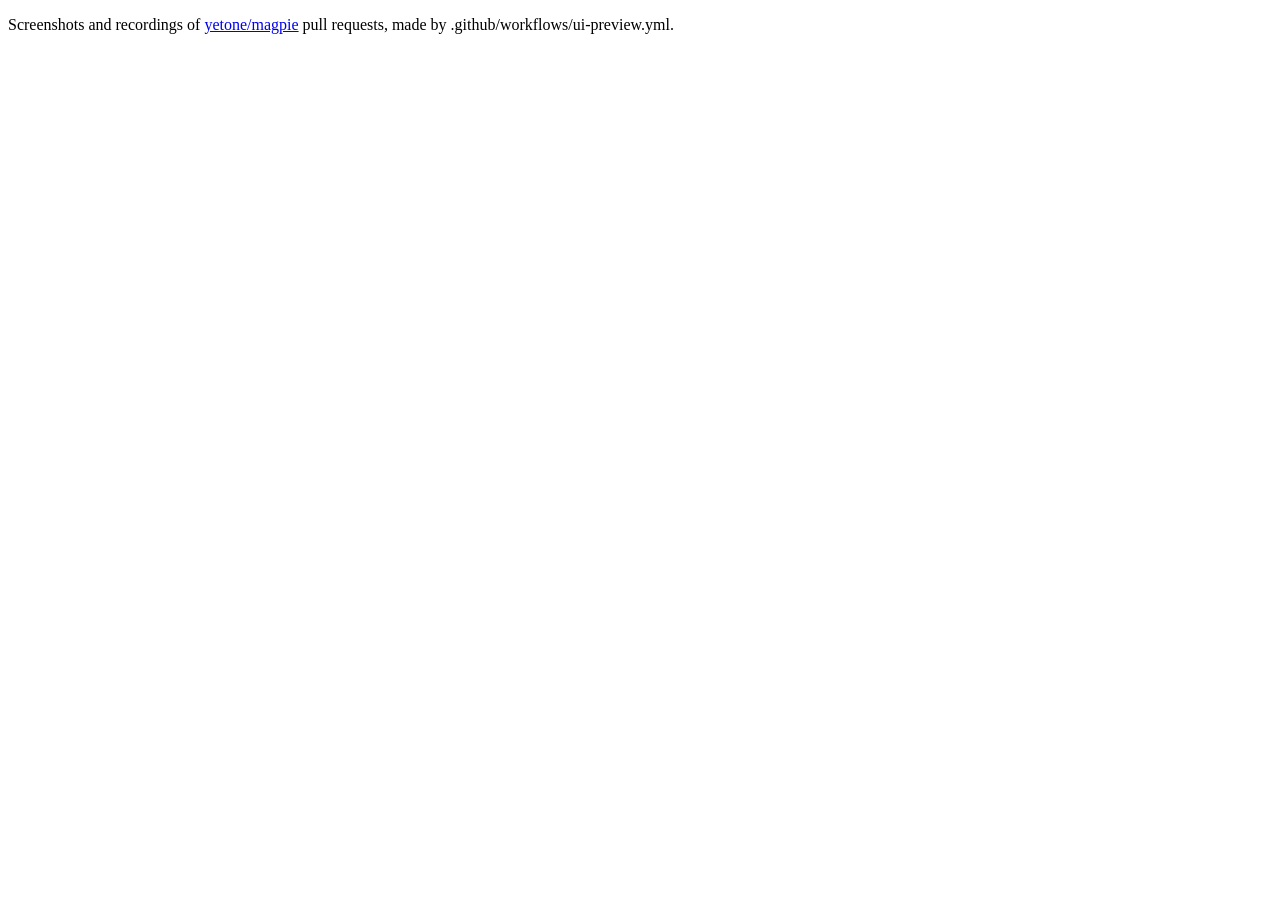
<file: index.html>
<!doctype html><meta charset="utf-8"><title>magpie UI previews</title><p>Screenshots and recordings of <a href="https://github.com/yetone/magpie/pulls">yetone/magpie</a> pull requests, made by .github/workflows/ui-preview.yml.</p>
</file>
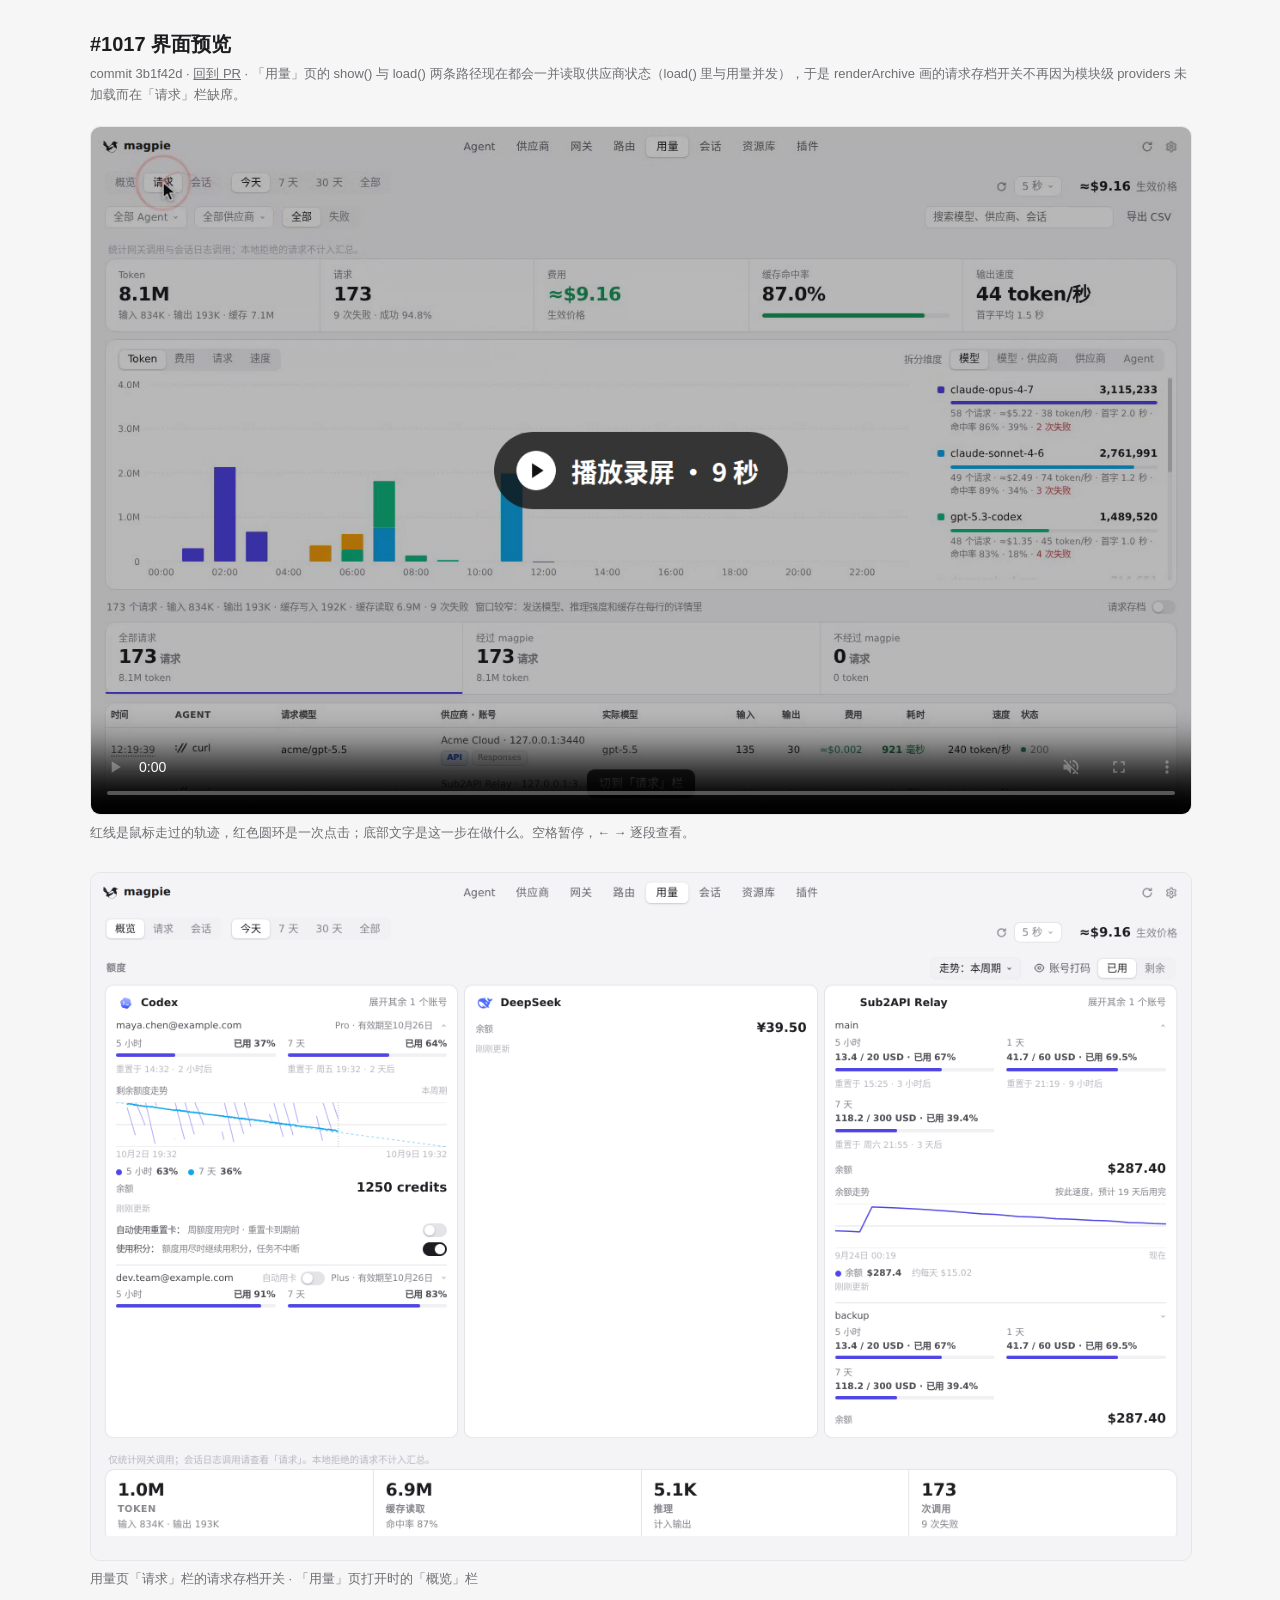
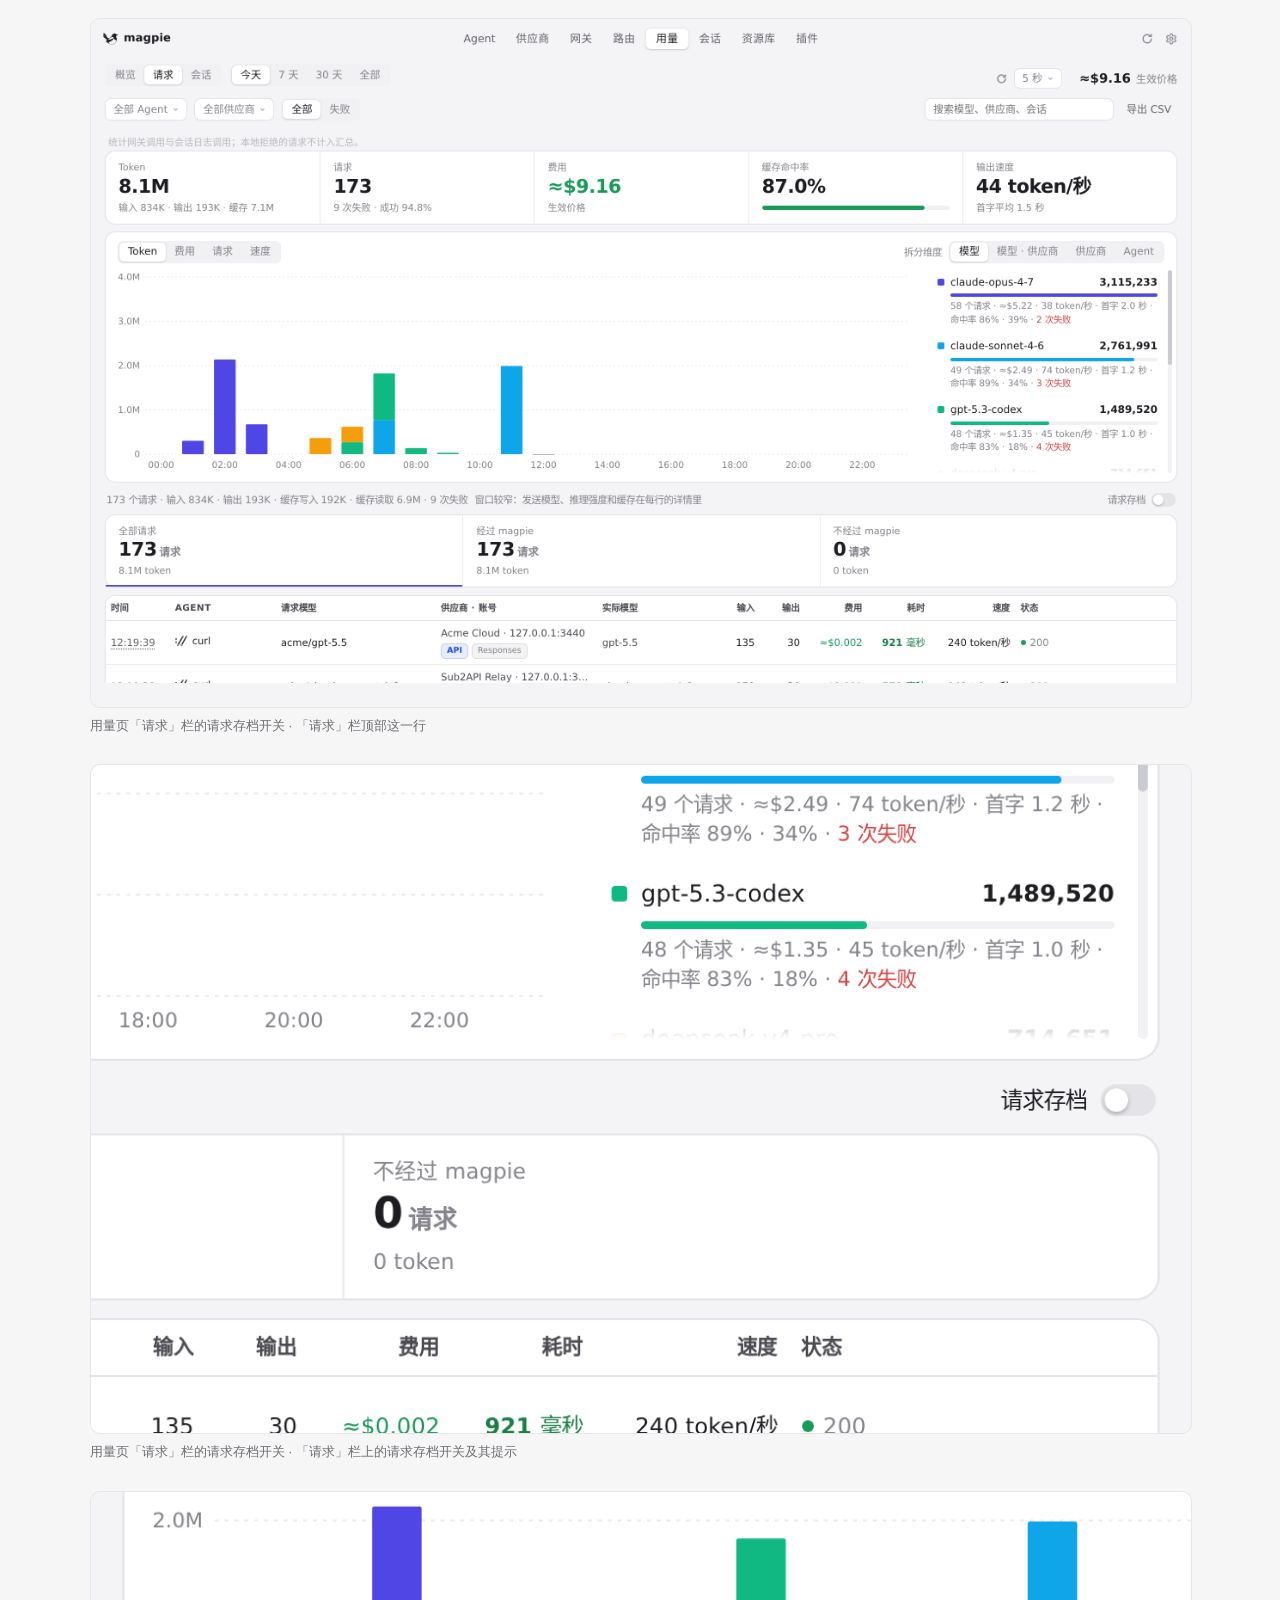
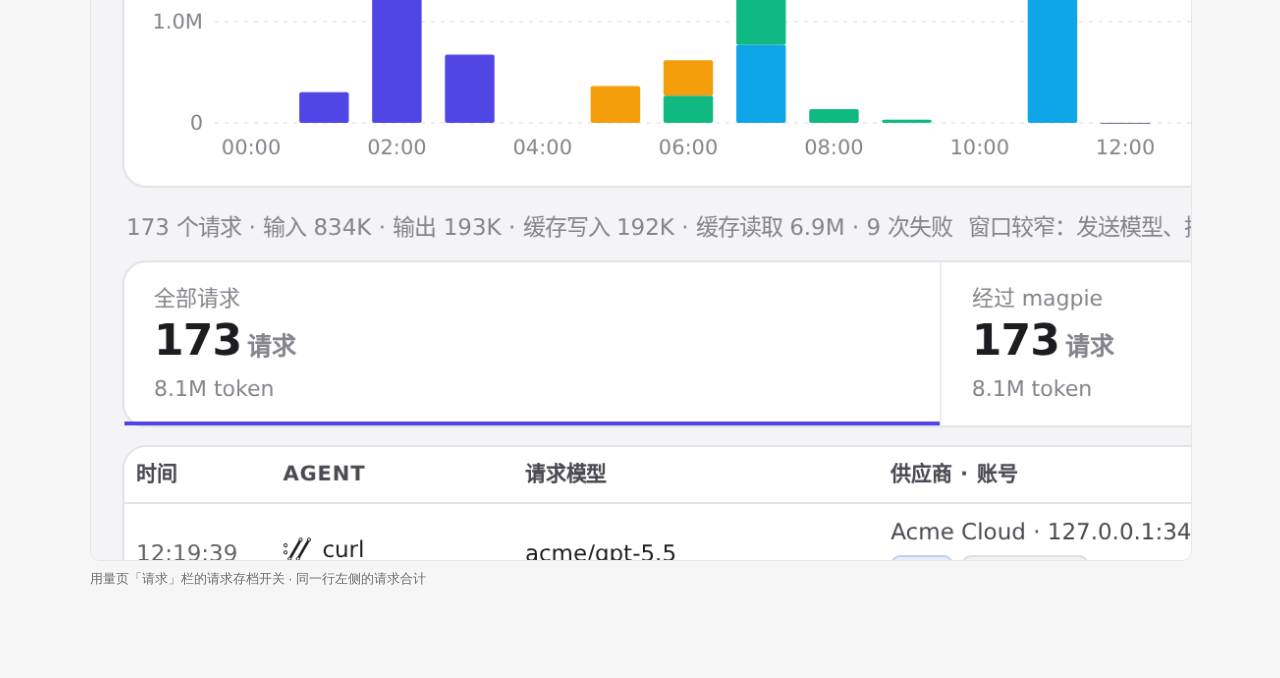
<file: pr-1017/3b1f42d/index.html>
<!doctype html><html lang="zh"><meta charset="utf-8"><meta name="viewport" content="width=device-width,initial-scale=1">
<title>#1017 界面预览 · 3b1f42d</title>
<style>:root{color-scheme:light dark;--bg:#f6f6f7;--fg:#1d1d1f;--muted:#6e6e73;--card:#fff;--line:#e5e5ea}
@media (prefers-color-scheme:dark){:root{--bg:#111113;--fg:#f2f2f4;--muted:#9a9aa0;--card:#1c1c1f;--line:#2c2c30}}
body{margin:0;background:var(--bg);color:var(--fg);font:15px/1.6 -apple-system,"Segoe UI","PingFang SC","Noto Sans CJK SC",sans-serif}
main{max-width:1100px;margin:0 auto;padding:28px 16px 60px}h1{font-size:20px;margin:0 0 4px}.m{color:var(--muted);font-size:13px;margin:0 0 20px}
video,img{display:block;width:100%;border-radius:10px;border:1px solid var(--line);background:var(--card)}figure{margin:0 0 28px}figcaption{color:var(--muted);font-size:13px;margin-top:8px}
a{color:inherit}</style>
<main><h1>#1017 界面预览</h1><p class="m">commit 3b1f42d · <a href="https://github.com/yetone/magpie/pull/1017">回到 PR</a> · 「用量」页的 show() 与 load() 两条路径现在都会一并读取供应商状态（load() 里与用量并发），于是 renderArchive 画的请求存档开关不再因为模块级 providers 未加载而在「请求」栏缺席。</p>
<figure><video src="preview.mp4" controls autoplay muted playsinline poster="poster.png"></video><figcaption>红线是鼠标走过的轨迹，红色圆环是一次点击；底部文字是这一步在做什么。空格暂停，← → 逐段查看。</figcaption></figure>
<figure><img src="01-usage-overview.png" alt="「用量」页打开时的「概览」栏"><figcaption>用量页「请求」栏的请求存档开关 · 「用量」页打开时的「概览」栏</figcaption></figure>
<figure><img src="02-usage-requests-tab.png" alt="「请求」栏顶部这一行"><figcaption>用量页「请求」栏的请求存档开关 · 「请求」栏顶部这一行</figcaption></figure>
<figure><img src="03-requests-archive-switch.png" alt="「请求」栏上的请求存档开关及其提示"><figcaption>用量页「请求」栏的请求存档开关 · 「请求」栏上的请求存档开关及其提示</figcaption></figure>
<figure><img src="04-requests-head.png" alt="同一行左侧的请求合计"><figcaption>用量页「请求」栏的请求存档开关 · 同一行左侧的请求合计</figcaption></figure>
</main></html>
</file>
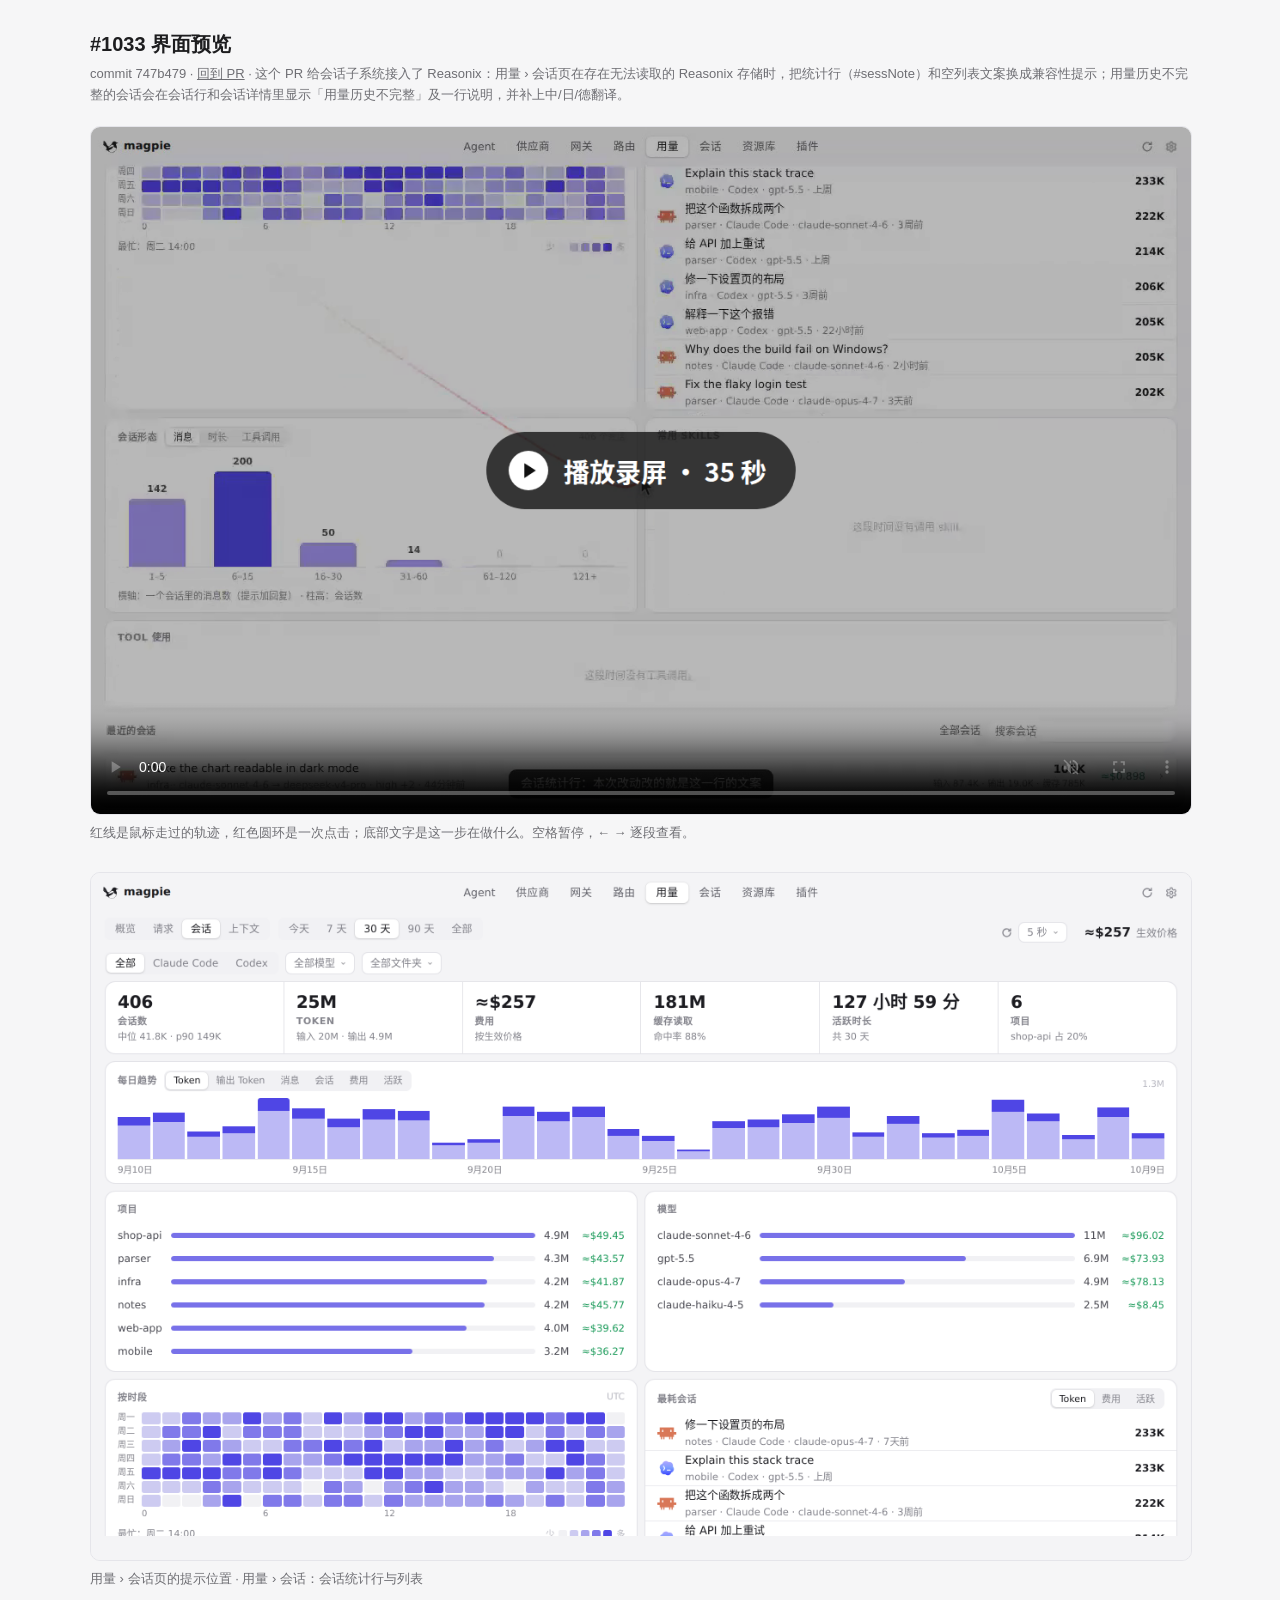
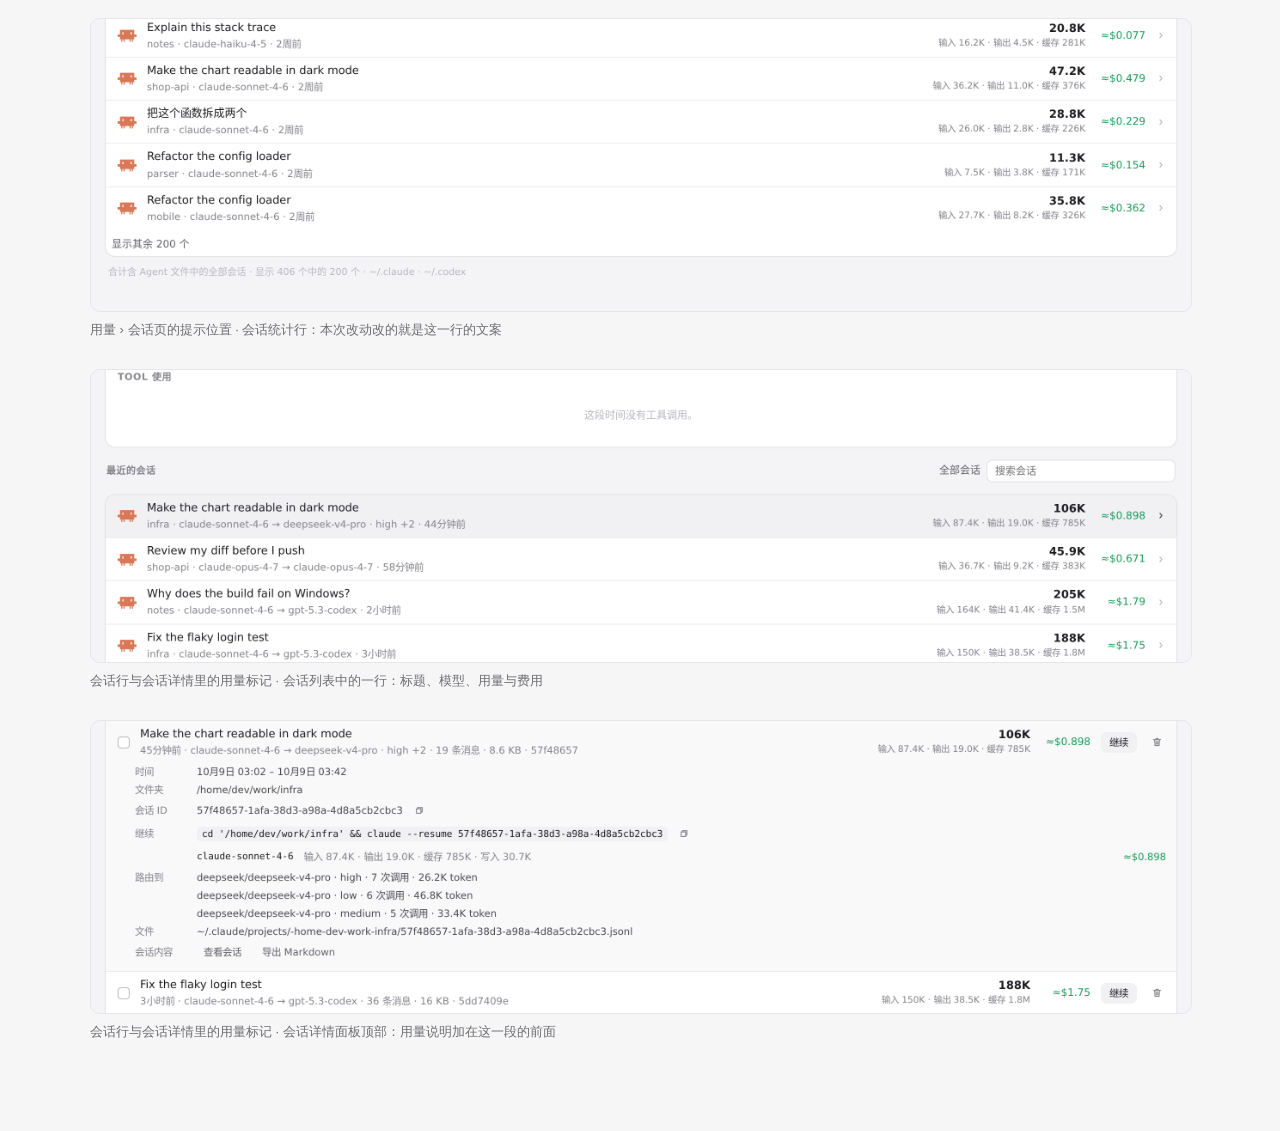
<file: pr-1033/747b479/index.html>
<!doctype html><html lang="zh"><meta charset="utf-8"><meta name="viewport" content="width=device-width,initial-scale=1">
<title>#1033 界面预览 · 747b479</title>
<style>:root{color-scheme:light dark;--bg:#f6f6f7;--fg:#1d1d1f;--muted:#6e6e73;--card:#fff;--line:#e5e5ea}
@media (prefers-color-scheme:dark){:root{--bg:#111113;--fg:#f2f2f4;--muted:#9a9aa0;--card:#1c1c1f;--line:#2c2c30}}
body{margin:0;background:var(--bg);color:var(--fg);font:15px/1.6 -apple-system,"Segoe UI","PingFang SC","Noto Sans CJK SC",sans-serif}
main{max-width:1100px;margin:0 auto;padding:28px 16px 60px}h1{font-size:20px;margin:0 0 4px}.m{color:var(--muted);font-size:13px;margin:0 0 20px}
video,img{display:block;width:100%;border-radius:10px;border:1px solid var(--line);background:var(--card)}figure{margin:0 0 28px}figcaption{color:var(--muted);font-size:13px;margin-top:8px}
a{color:inherit}</style>
<main><h1>#1033 界面预览</h1><p class="m">commit 747b479 · <a href="https://github.com/yetone/magpie/pull/1033">回到 PR</a> · 这个 PR 给会话子系统接入了 Reasonix：用量 › 会话页在存在无法读取的 Reasonix 存储时，把统计行（#sessNote）和空列表文案换成兼容性提示；用量历史不完整的会话会在会话行和会话详情里显示「用量历史不完整」及一行说明，并补上中/日/德翻译。</p>
<figure><video src="preview.mp4" controls autoplay muted playsinline poster="poster.png"></video><figcaption>红线是鼠标走过的轨迹，红色圆环是一次点击；底部文字是这一步在做什么。空格暂停，← → 逐段查看。</figcaption></figure>
<figure><img src="01-sessions-tab.png" alt="用量 › 会话：会话统计行与列表"><figcaption>用量 › 会话页的提示位置 · 用量 › 会话：会话统计行与列表</figcaption></figure>
<figure><img src="02-sess-note.png" alt="会话统计行：本次改动改的就是这一行的文案"><figcaption>用量 › 会话页的提示位置 · 会话统计行：本次改动改的就是这一行的文案</figcaption></figure>
<figure><img src="03-session-row.png" alt="会话列表中的一行：标题、模型、用量与费用"><figcaption>会话行与会话详情里的用量标记 · 会话列表中的一行：标题、模型、用量与费用</figcaption></figure>
<figure><img src="04-sess-detail.png" alt="会话详情面板顶部：用量说明加在这一段的前面"><figcaption>会话行与会话详情里的用量标记 · 会话详情面板顶部：用量说明加在这一段的前面</figcaption></figure>
</main></html>
</file>
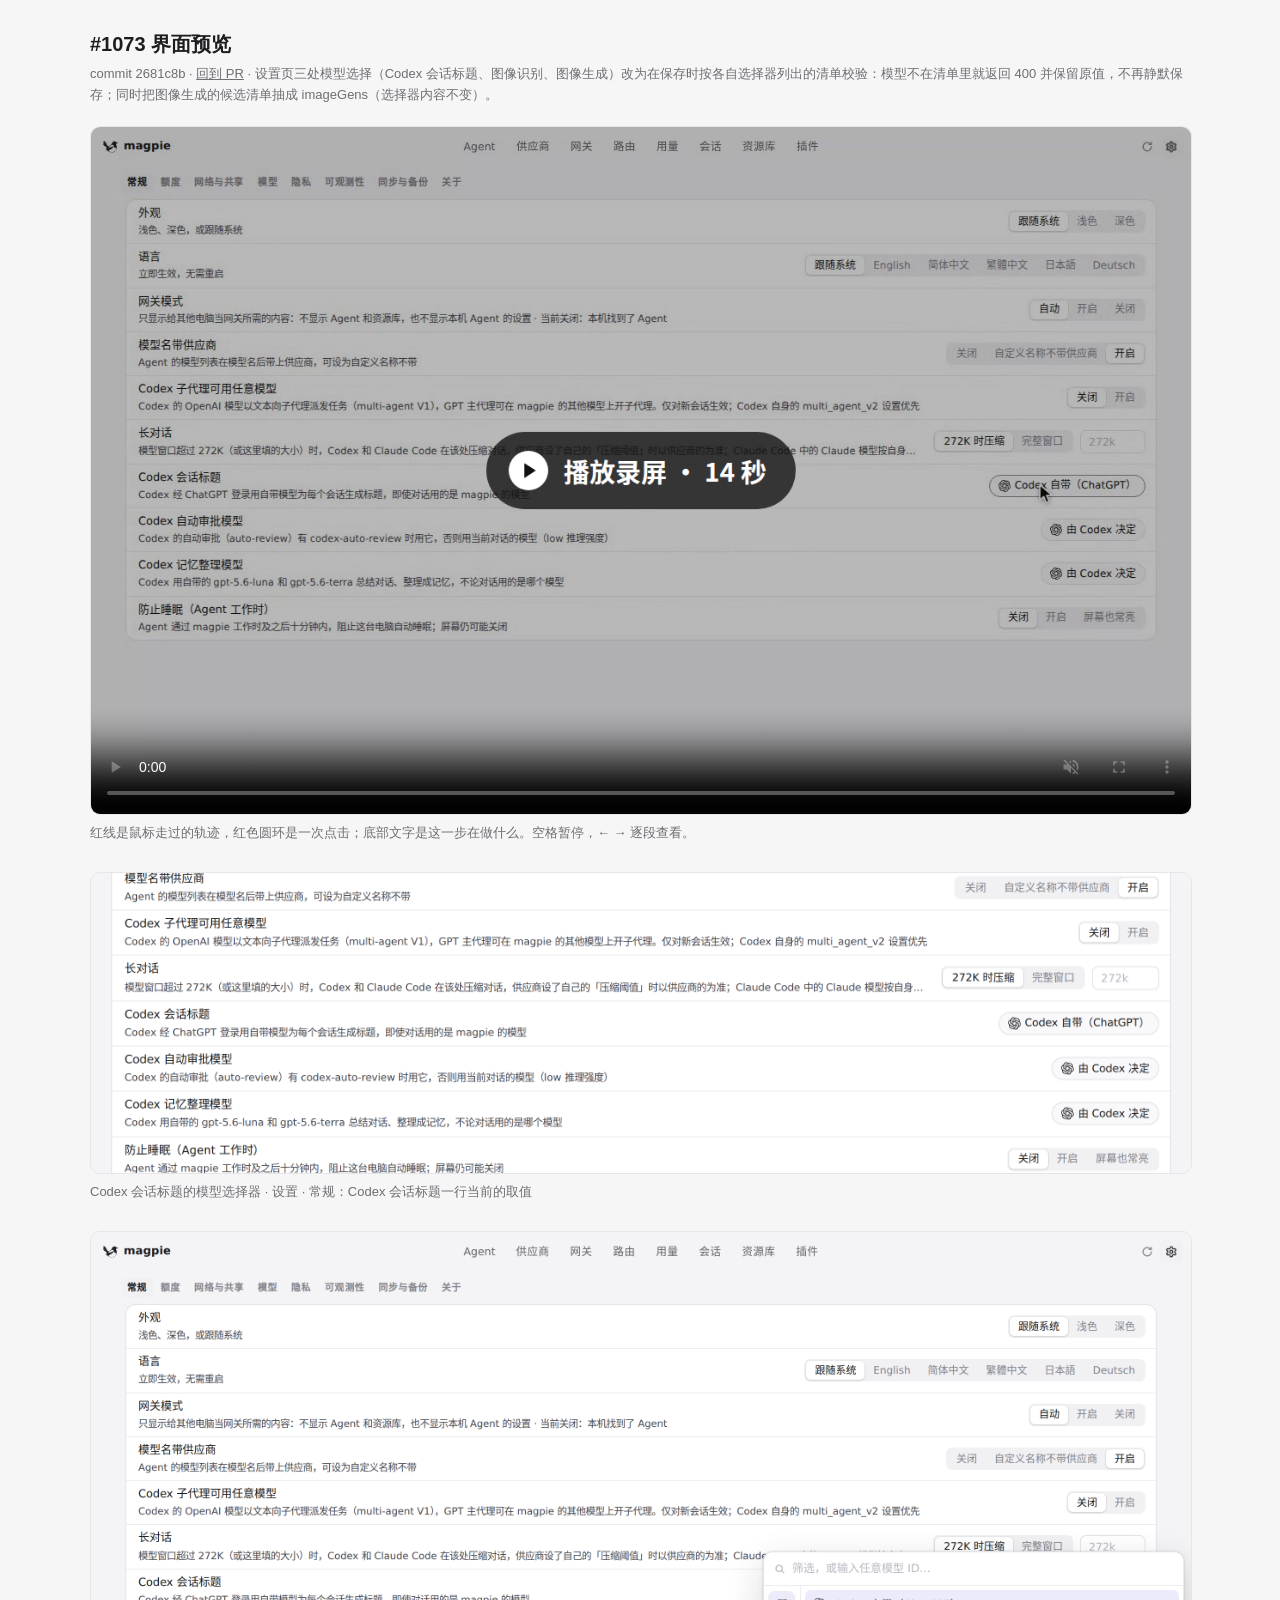
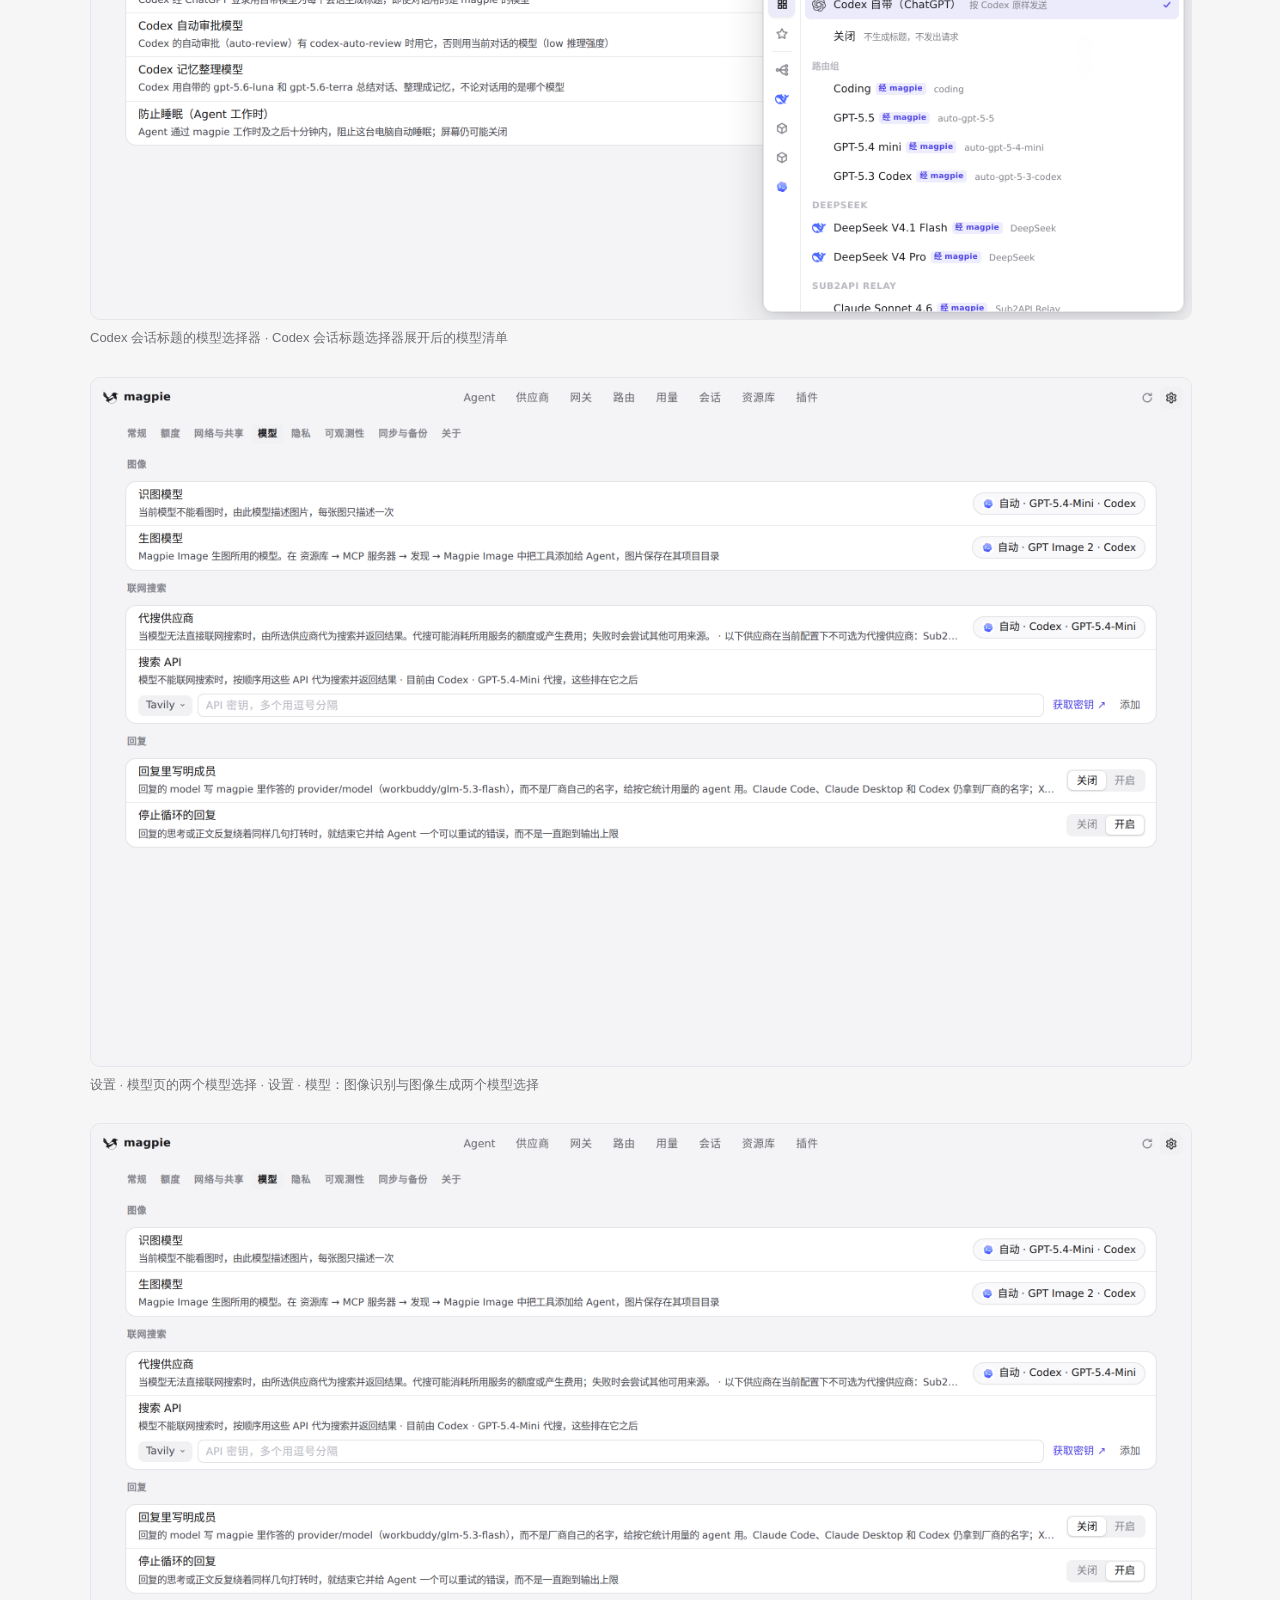
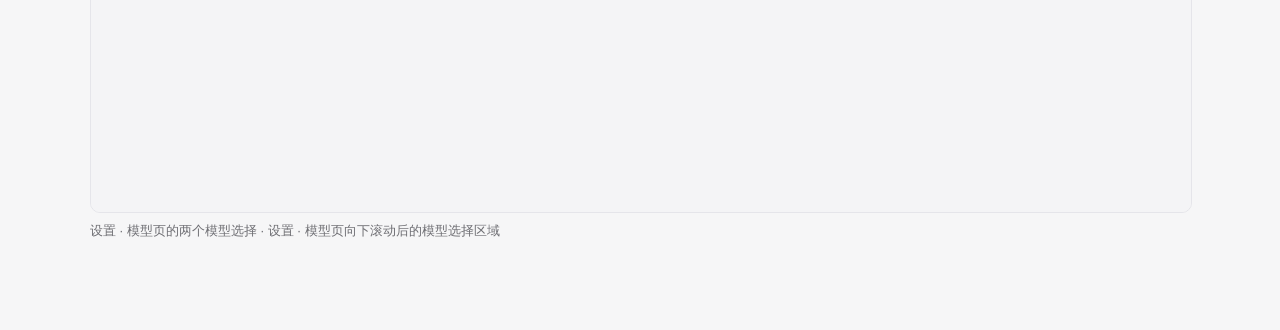
<file: pr-1073/2681c8b/index.html>
<!doctype html><html lang="zh"><meta charset="utf-8"><meta name="viewport" content="width=device-width,initial-scale=1">
<title>#1073 界面预览 · 2681c8b</title>
<style>:root{color-scheme:light dark;--bg:#f6f6f7;--fg:#1d1d1f;--muted:#6e6e73;--card:#fff;--line:#e5e5ea}
@media (prefers-color-scheme:dark){:root{--bg:#111113;--fg:#f2f2f4;--muted:#9a9aa0;--card:#1c1c1f;--line:#2c2c30}}
body{margin:0;background:var(--bg);color:var(--fg);font:15px/1.6 -apple-system,"Segoe UI","PingFang SC","Noto Sans CJK SC",sans-serif}
main{max-width:1100px;margin:0 auto;padding:28px 16px 60px}h1{font-size:20px;margin:0 0 4px}.m{color:var(--muted);font-size:13px;margin:0 0 20px}
video,img{display:block;width:100%;border-radius:10px;border:1px solid var(--line);background:var(--card)}figure{margin:0 0 28px}figcaption{color:var(--muted);font-size:13px;margin-top:8px}
a{color:inherit}</style>
<main><h1>#1073 界面预览</h1><p class="m">commit 2681c8b · <a href="https://github.com/yetone/magpie/pull/1073">回到 PR</a> · 设置页三处模型选择（Codex 会话标题、图像识别、图像生成）改为在保存时按各自选择器列出的清单校验：模型不在清单里就返回 400 并保留原值，不再静默保存；同时把图像生成的候选清单抽成 imageGens（选择器内容不变）。</p>
<figure><video src="preview.mp4" controls autoplay muted playsinline poster="poster.png"></video><figcaption>红线是鼠标走过的轨迹，红色圆环是一次点击；底部文字是这一步在做什么。空格暂停，← → 逐段查看。</figcaption></figure>
<figure><img src="01-settings-codex-titles-row.png" alt="设置 · 常规：Codex 会话标题一行当前的取值"><figcaption>Codex 会话标题的模型选择器 · 设置 · 常规：Codex 会话标题一行当前的取值</figcaption></figure>
<figure><img src="02-codex-titles-picker-open.png" alt="Codex 会话标题选择器展开后的模型清单"><figcaption>Codex 会话标题的模型选择器 · Codex 会话标题选择器展开后的模型清单</figcaption></figure>
<figure><img src="03-settings-models-picks.png" alt="设置 · 模型：图像识别与图像生成两个模型选择"><figcaption>设置 · 模型页的两个模型选择 · 设置 · 模型：图像识别与图像生成两个模型选择</figcaption></figure>
<figure><img src="04-settings-models-picks-scrolled.png" alt="设置 · 模型页向下滚动后的模型选择区域"><figcaption>设置 · 模型页的两个模型选择 · 设置 · 模型页向下滚动后的模型选择区域</figcaption></figure>
</main></html>
</file>
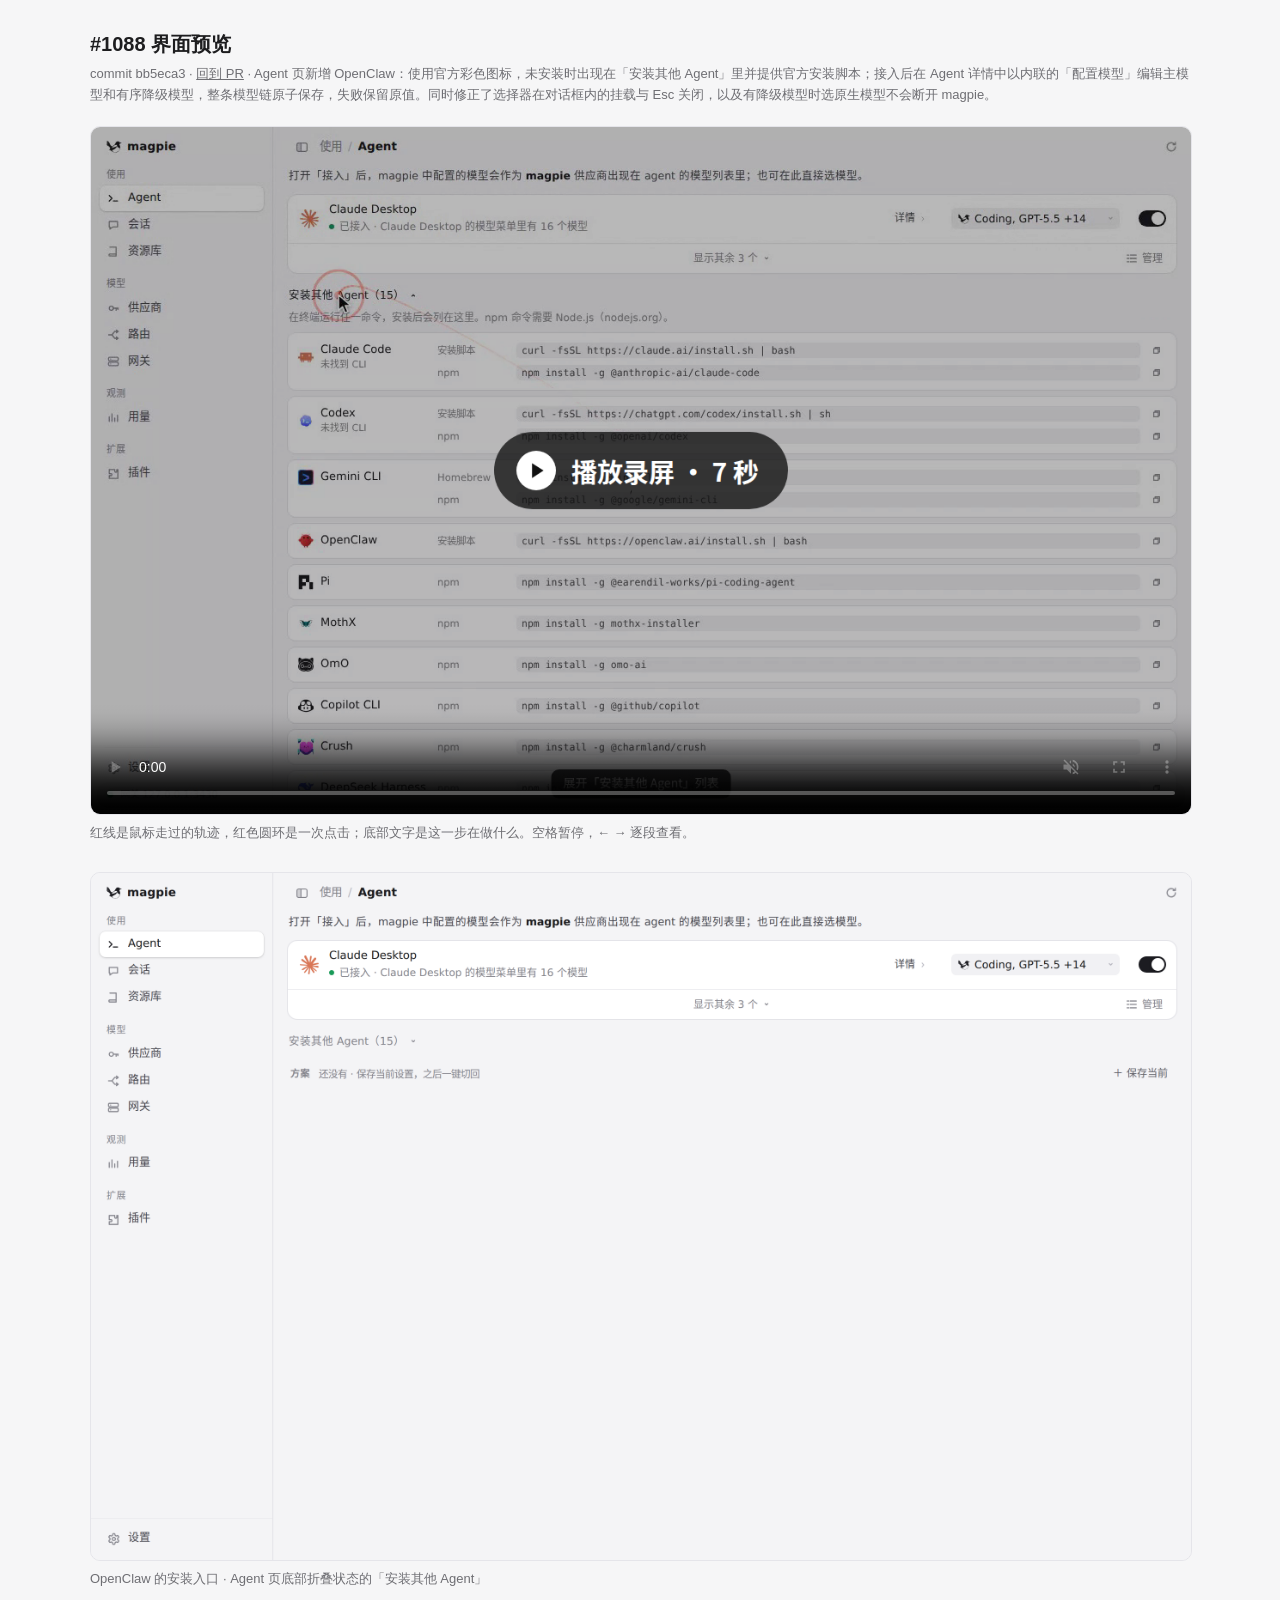
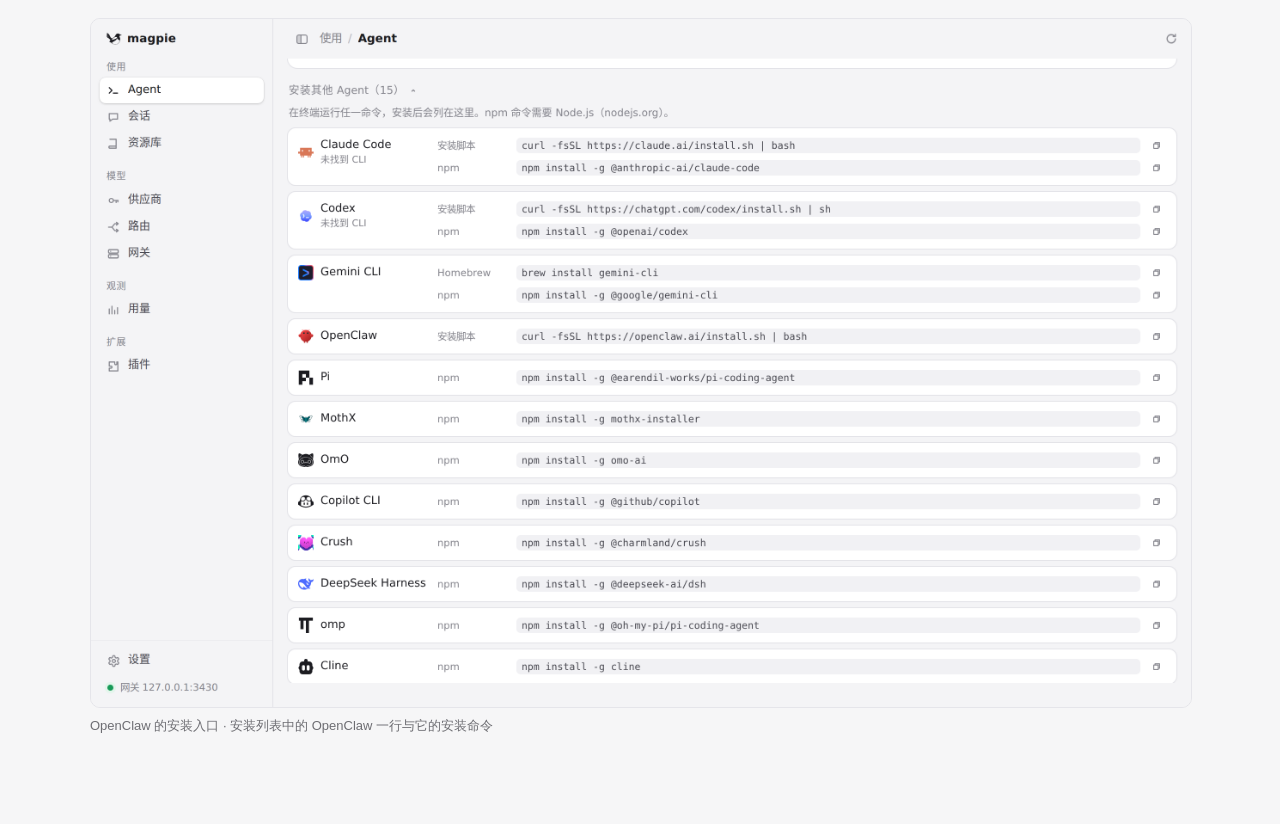
<file: pr-1088/bb5eca3/index.html>
<!doctype html><html lang="zh"><meta charset="utf-8"><meta name="viewport" content="width=device-width,initial-scale=1">
<title>#1088 界面预览 · bb5eca3</title>
<style>:root{color-scheme:light dark;--bg:#f6f6f7;--fg:#1d1d1f;--muted:#6e6e73;--card:#fff;--line:#e5e5ea}
@media (prefers-color-scheme:dark){:root{--bg:#111113;--fg:#f2f2f4;--muted:#9a9aa0;--card:#1c1c1f;--line:#2c2c30}}
body{margin:0;background:var(--bg);color:var(--fg);font:15px/1.6 -apple-system,"Segoe UI","PingFang SC","Noto Sans CJK SC",sans-serif}
main{max-width:1100px;margin:0 auto;padding:28px 16px 60px}h1{font-size:20px;margin:0 0 4px}.m{color:var(--muted);font-size:13px;margin:0 0 20px}
video,img{display:block;width:100%;border-radius:10px;border:1px solid var(--line);background:var(--card)}figure{margin:0 0 28px}figcaption{color:var(--muted);font-size:13px;margin-top:8px}
a{color:inherit}</style>
<main><h1>#1088 界面预览</h1><p class="m">commit bb5eca3 · <a href="https://github.com/yetone/magpie/pull/1088">回到 PR</a> · Agent 页新增 OpenClaw：使用官方彩色图标，未安装时出现在「安装其他 Agent」里并提供官方安装脚本；接入后在 Agent 详情中以内联的「配置模型」编辑主模型和有序降级模型，整条模型链原子保存，失败保留原值。同时修正了选择器在对话框内的挂载与 Esc 关闭，以及有降级模型时选原生模型不会断开 magpie。</p>
<figure><video src="preview.mp4" controls autoplay muted playsinline poster="poster.png"></video><figcaption>红线是鼠标走过的轨迹，红色圆环是一次点击；底部文字是这一步在做什么。空格暂停，← → 逐段查看。</figcaption></figure>
<figure><img src="01-agents-install-collapsed.png" alt="Agent 页底部折叠状态的「安装其他 Agent」"><figcaption>OpenClaw 的安装入口 · Agent 页底部折叠状态的「安装其他 Agent」</figcaption></figure>
<figure><img src="02-agents-install-openclaw.png" alt="安装列表中的 OpenClaw 一行与它的安装命令"><figcaption>OpenClaw 的安装入口 · 安装列表中的 OpenClaw 一行与它的安装命令</figcaption></figure>
</main></html>
</file>
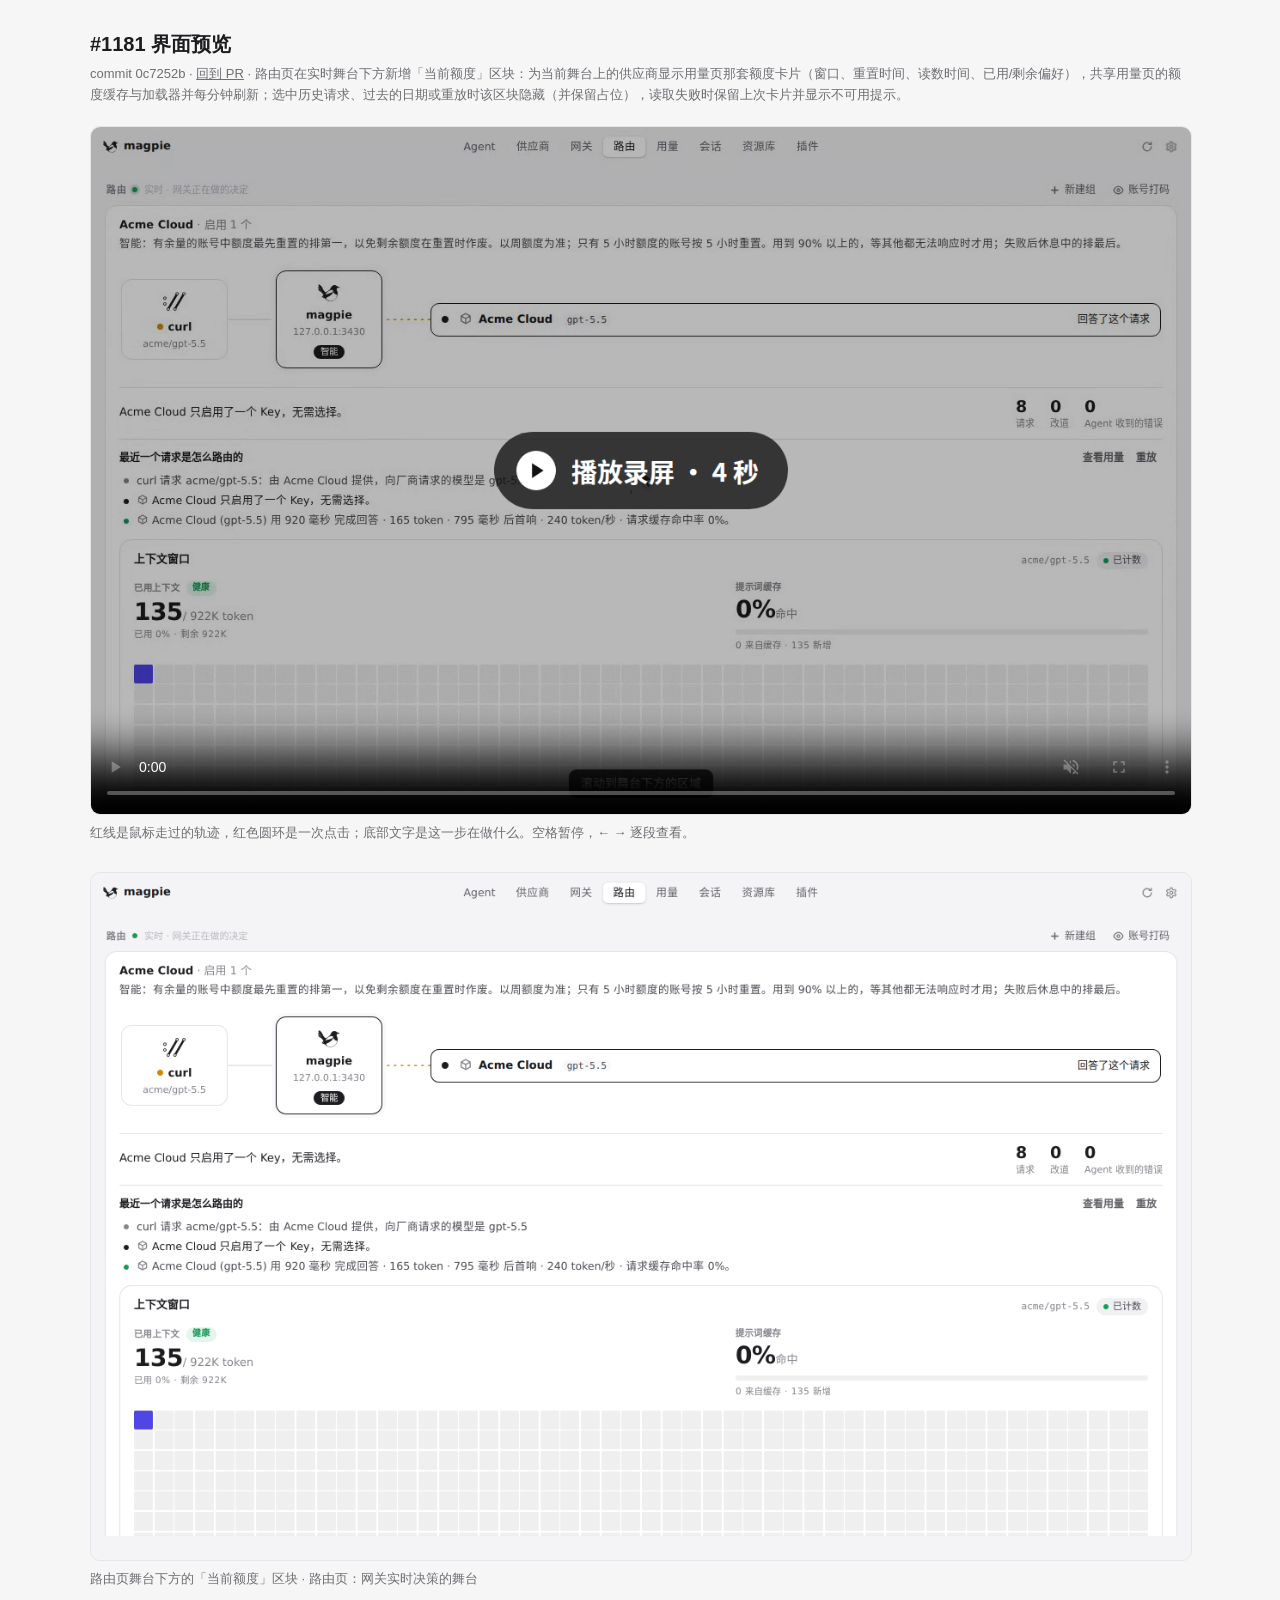
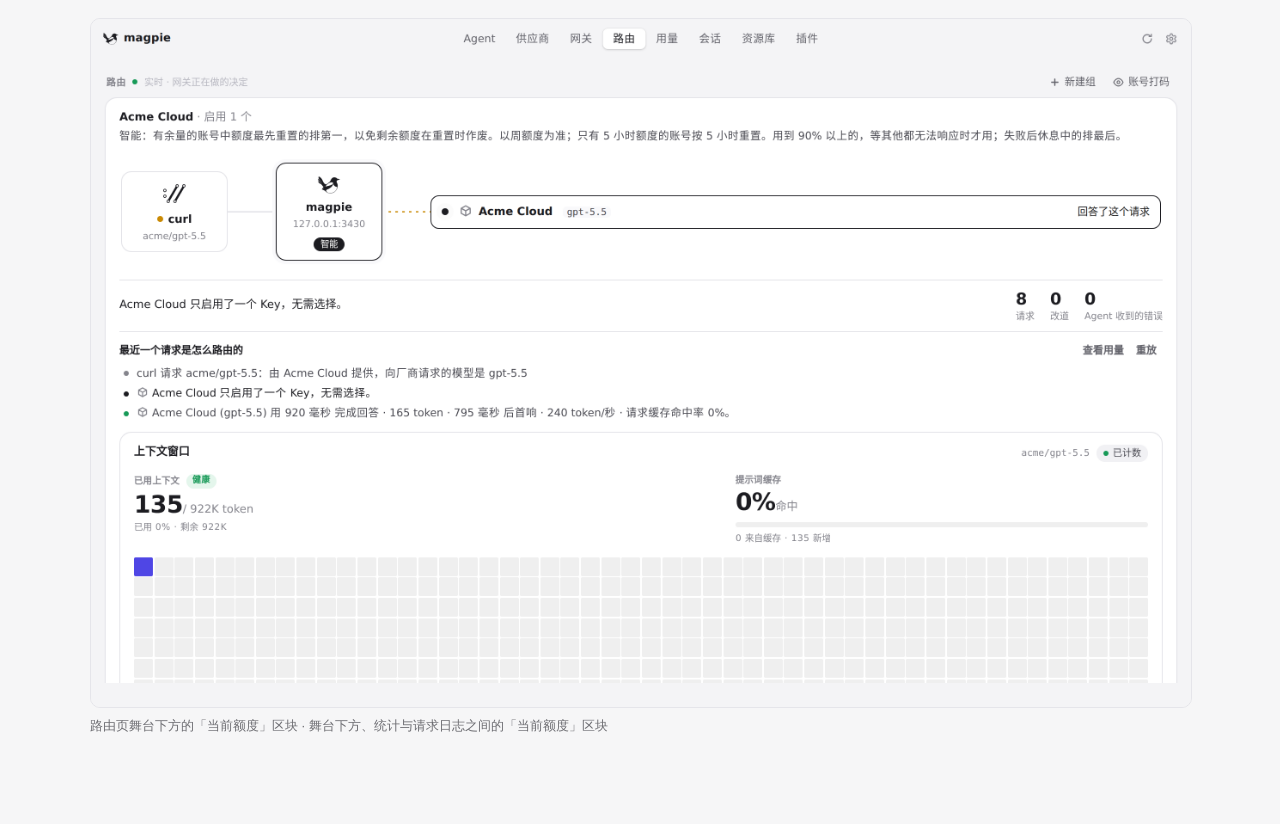
<file: pr-1181/0c7252b/index.html>
<!doctype html><html lang="zh"><meta charset="utf-8"><meta name="viewport" content="width=device-width,initial-scale=1">
<title>#1181 界面预览 · 0c7252b</title>
<style>:root{color-scheme:light dark;--bg:#f6f6f7;--fg:#1d1d1f;--muted:#6e6e73;--card:#fff;--line:#e5e5ea}
@media (prefers-color-scheme:dark){:root{--bg:#111113;--fg:#f2f2f4;--muted:#9a9aa0;--card:#1c1c1f;--line:#2c2c30}}
body{margin:0;background:var(--bg);color:var(--fg);font:15px/1.6 -apple-system,"Segoe UI","PingFang SC","Noto Sans CJK SC",sans-serif}
main{max-width:1100px;margin:0 auto;padding:28px 16px 60px}h1{font-size:20px;margin:0 0 4px}.m{color:var(--muted);font-size:13px;margin:0 0 20px}
video,img{display:block;width:100%;border-radius:10px;border:1px solid var(--line);background:var(--card)}figure{margin:0 0 28px}figcaption{color:var(--muted);font-size:13px;margin-top:8px}
a{color:inherit}</style>
<main><h1>#1181 界面预览</h1><p class="m">commit 0c7252b · <a href="https://github.com/yetone/magpie/pull/1181">回到 PR</a> · 路由页在实时舞台下方新增「当前额度」区块：为当前舞台上的供应商显示用量页那套额度卡片（窗口、重置时间、读数时间、已用/剩余偏好），共享用量页的额度缓存与加载器并每分钟刷新；选中历史请求、过去的日期或重放时该区块隐藏（并保留占位），读取失败时保留上次卡片并显示不可用提示。</p>
<figure><video src="preview.mp4" controls autoplay muted playsinline poster="poster.png"></video><figcaption>红线是鼠标走过的轨迹，红色圆环是一次点击；底部文字是这一步在做什么。空格暂停，← → 逐段查看。</figcaption></figure>
<figure><img src="01-routing-live-stage.png" alt="路由页：网关实时决策的舞台"><figcaption>路由页舞台下方的「当前额度」区块 · 路由页：网关实时决策的舞台</figcaption></figure>
<figure><img src="02-below-the-stage.png" alt="舞台下方、统计与请求日志之间的「当前额度」区块"><figcaption>路由页舞台下方的「当前额度」区块 · 舞台下方、统计与请求日志之间的「当前额度」区块</figcaption></figure>
</main></html>
</file>
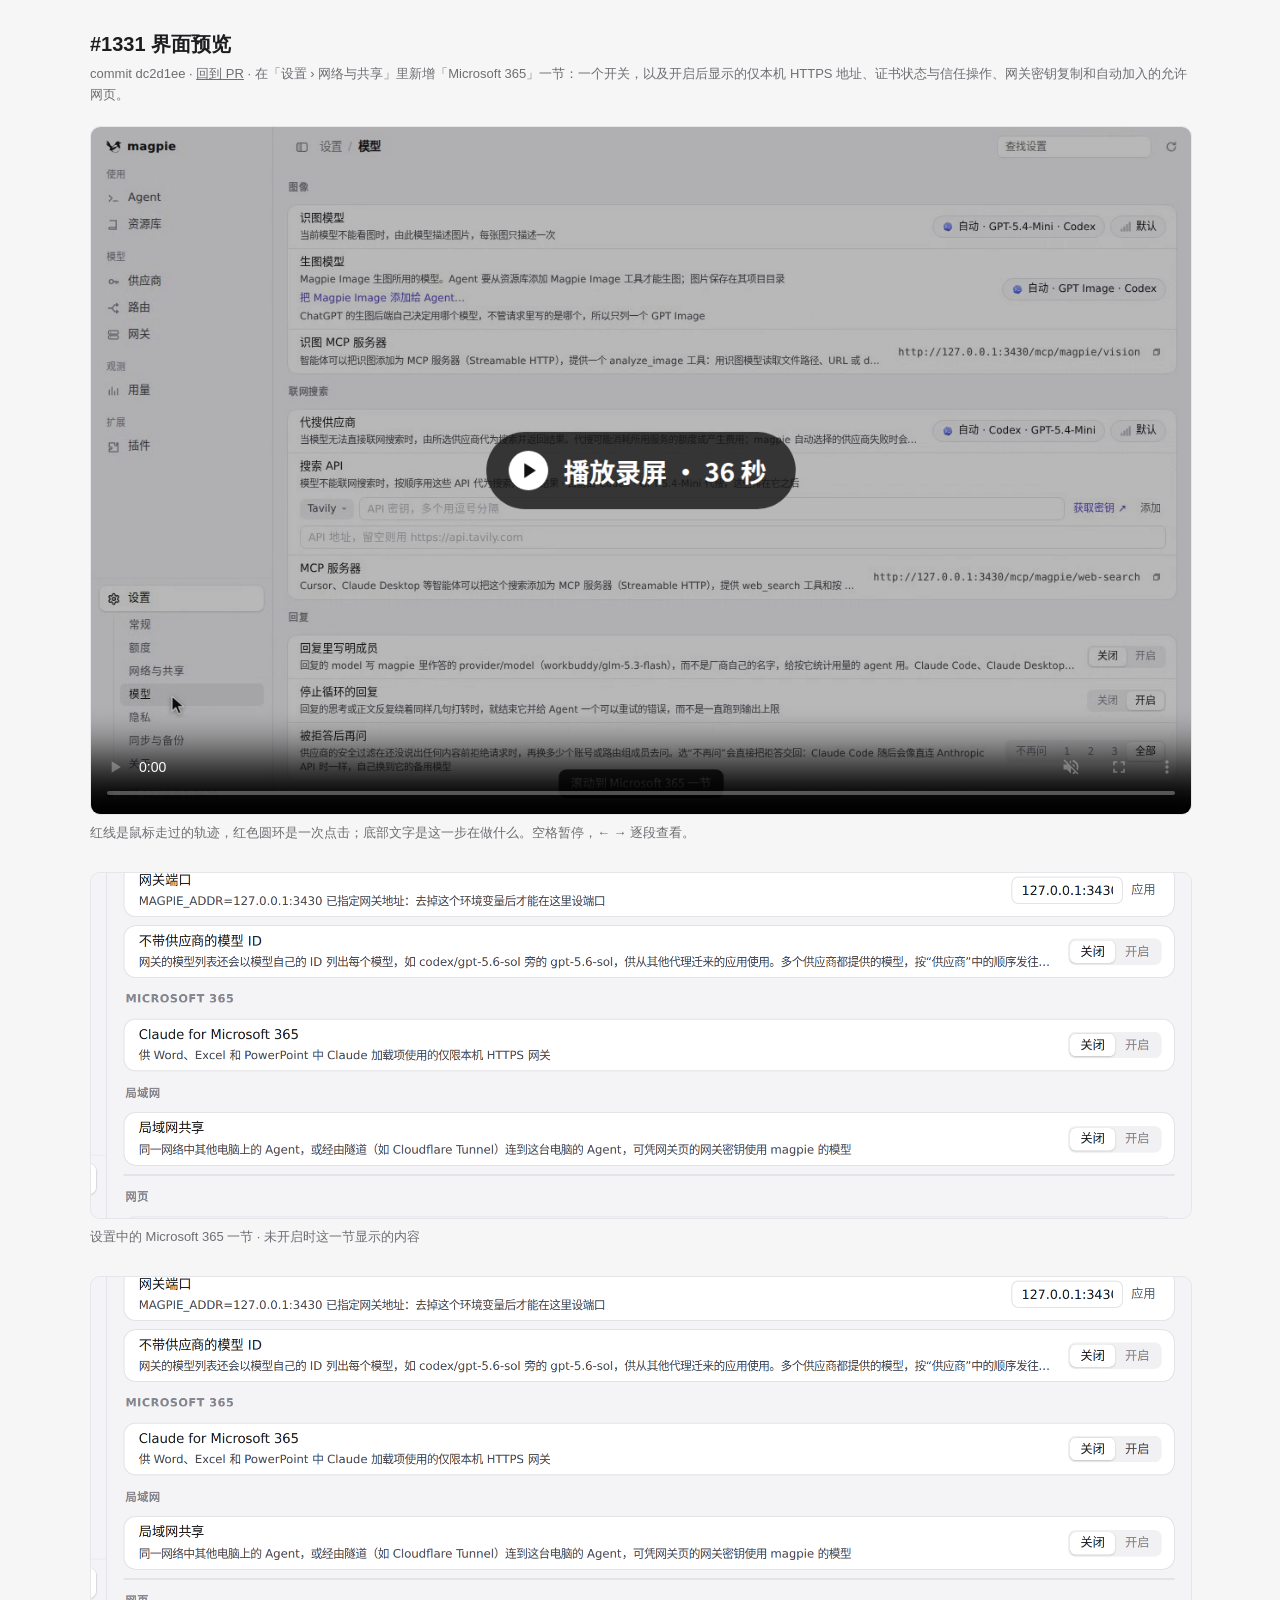
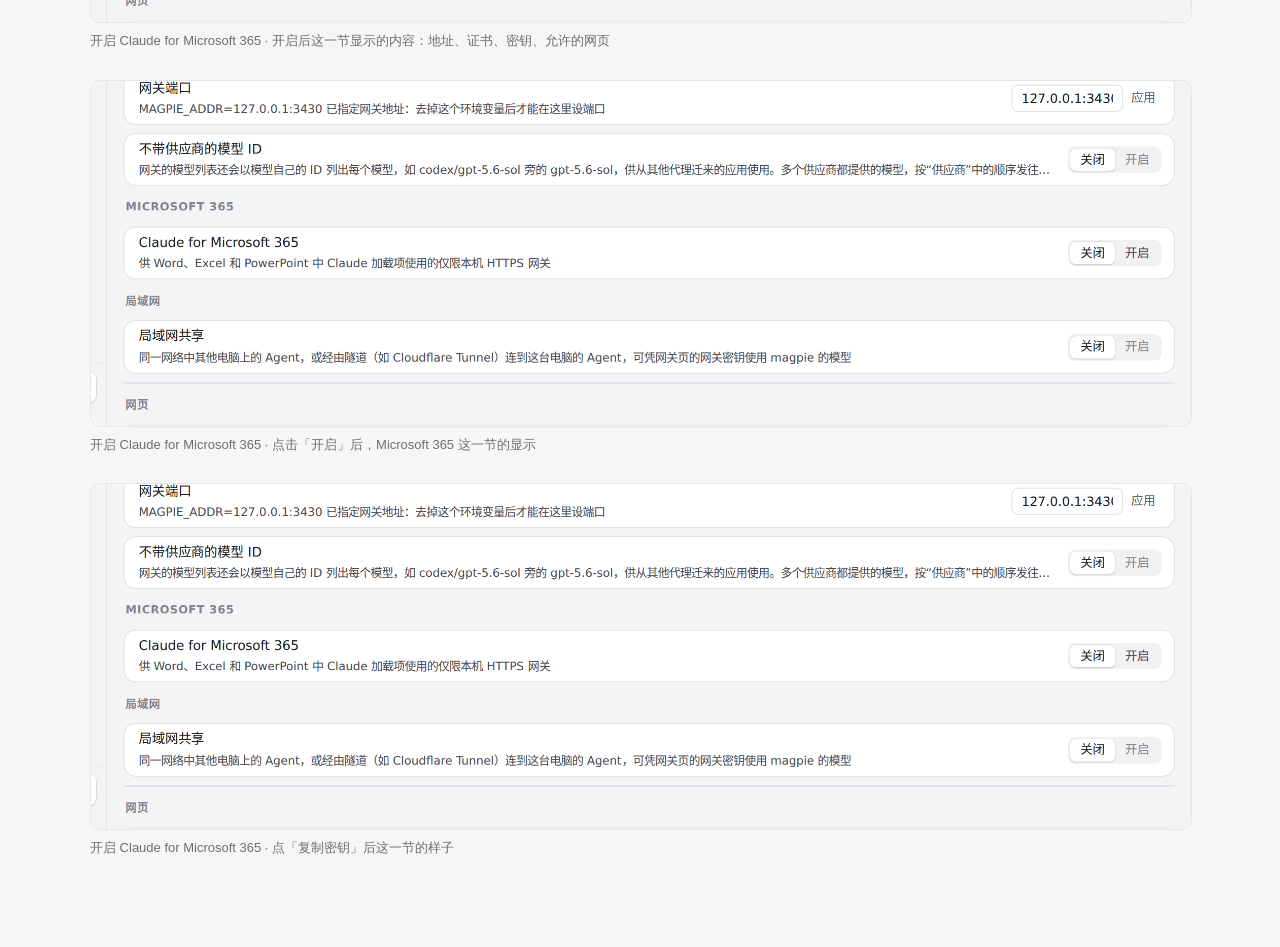
<file: pr-1331/dc2d1ee/index.html>
<!doctype html><html lang="zh"><meta charset="utf-8"><meta name="viewport" content="width=device-width,initial-scale=1">
<title>#1331 界面预览 · dc2d1ee</title>
<style>:root{color-scheme:light dark;--bg:#f6f6f7;--fg:#1d1d1f;--muted:#6e6e73;--card:#fff;--line:#e5e5ea}
@media (prefers-color-scheme:dark){:root{--bg:#111113;--fg:#f2f2f4;--muted:#9a9aa0;--card:#1c1c1f;--line:#2c2c30}}
body{margin:0;background:var(--bg);color:var(--fg);font:15px/1.6 -apple-system,"Segoe UI","PingFang SC","Noto Sans CJK SC",sans-serif}
main{max-width:1100px;margin:0 auto;padding:28px 16px 60px}h1{font-size:20px;margin:0 0 4px}.m{color:var(--muted);font-size:13px;margin:0 0 20px}
video,img{display:block;width:100%;border-radius:10px;border:1px solid var(--line);background:var(--card)}figure{margin:0 0 28px}figcaption{color:var(--muted);font-size:13px;margin-top:8px}
a{color:inherit}</style>
<main><h1>#1331 界面预览</h1><p class="m">commit dc2d1ee · <a href="https://github.com/yetone/magpie/pull/1331">回到 PR</a> · 在「设置 › 网络与共享」里新增「Microsoft 365」一节：一个开关，以及开启后显示的仅本机 HTTPS 地址、证书状态与信任操作、网关密钥复制和自动加入的允许网页。</p>
<figure><video src="preview.mp4" controls autoplay muted playsinline poster="poster.png"></video><figcaption>红线是鼠标走过的轨迹，红色圆环是一次点击；底部文字是这一步在做什么。空格暂停，← → 逐段查看。</figcaption></figure>
<figure><img src="01-m365-section-off.png" alt="未开启时这一节显示的内容"><figcaption>设置中的 Microsoft 365 一节 · 未开启时这一节显示的内容</figcaption></figure>
<figure><img src="02-m365-section-on.png" alt="开启后这一节显示的内容：地址、证书、密钥、允许的网页"><figcaption>开启 Claude for Microsoft 365 · 开启后这一节显示的内容：地址、证书、密钥、允许的网页</figcaption></figure>
<figure><img src="03-m365-toggle-result.png" alt="点击「开启」后，Microsoft 365 这一节的显示"><figcaption>开启 Claude for Microsoft 365 · 点击「开启」后，Microsoft 365 这一节的显示</figcaption></figure>
<figure><img src="04-m365-copy-key.png" alt="点「复制密钥」后这一节的样子"><figcaption>开启 Claude for Microsoft 365 · 点「复制密钥」后这一节的样子</figcaption></figure>
</main></html>
</file>
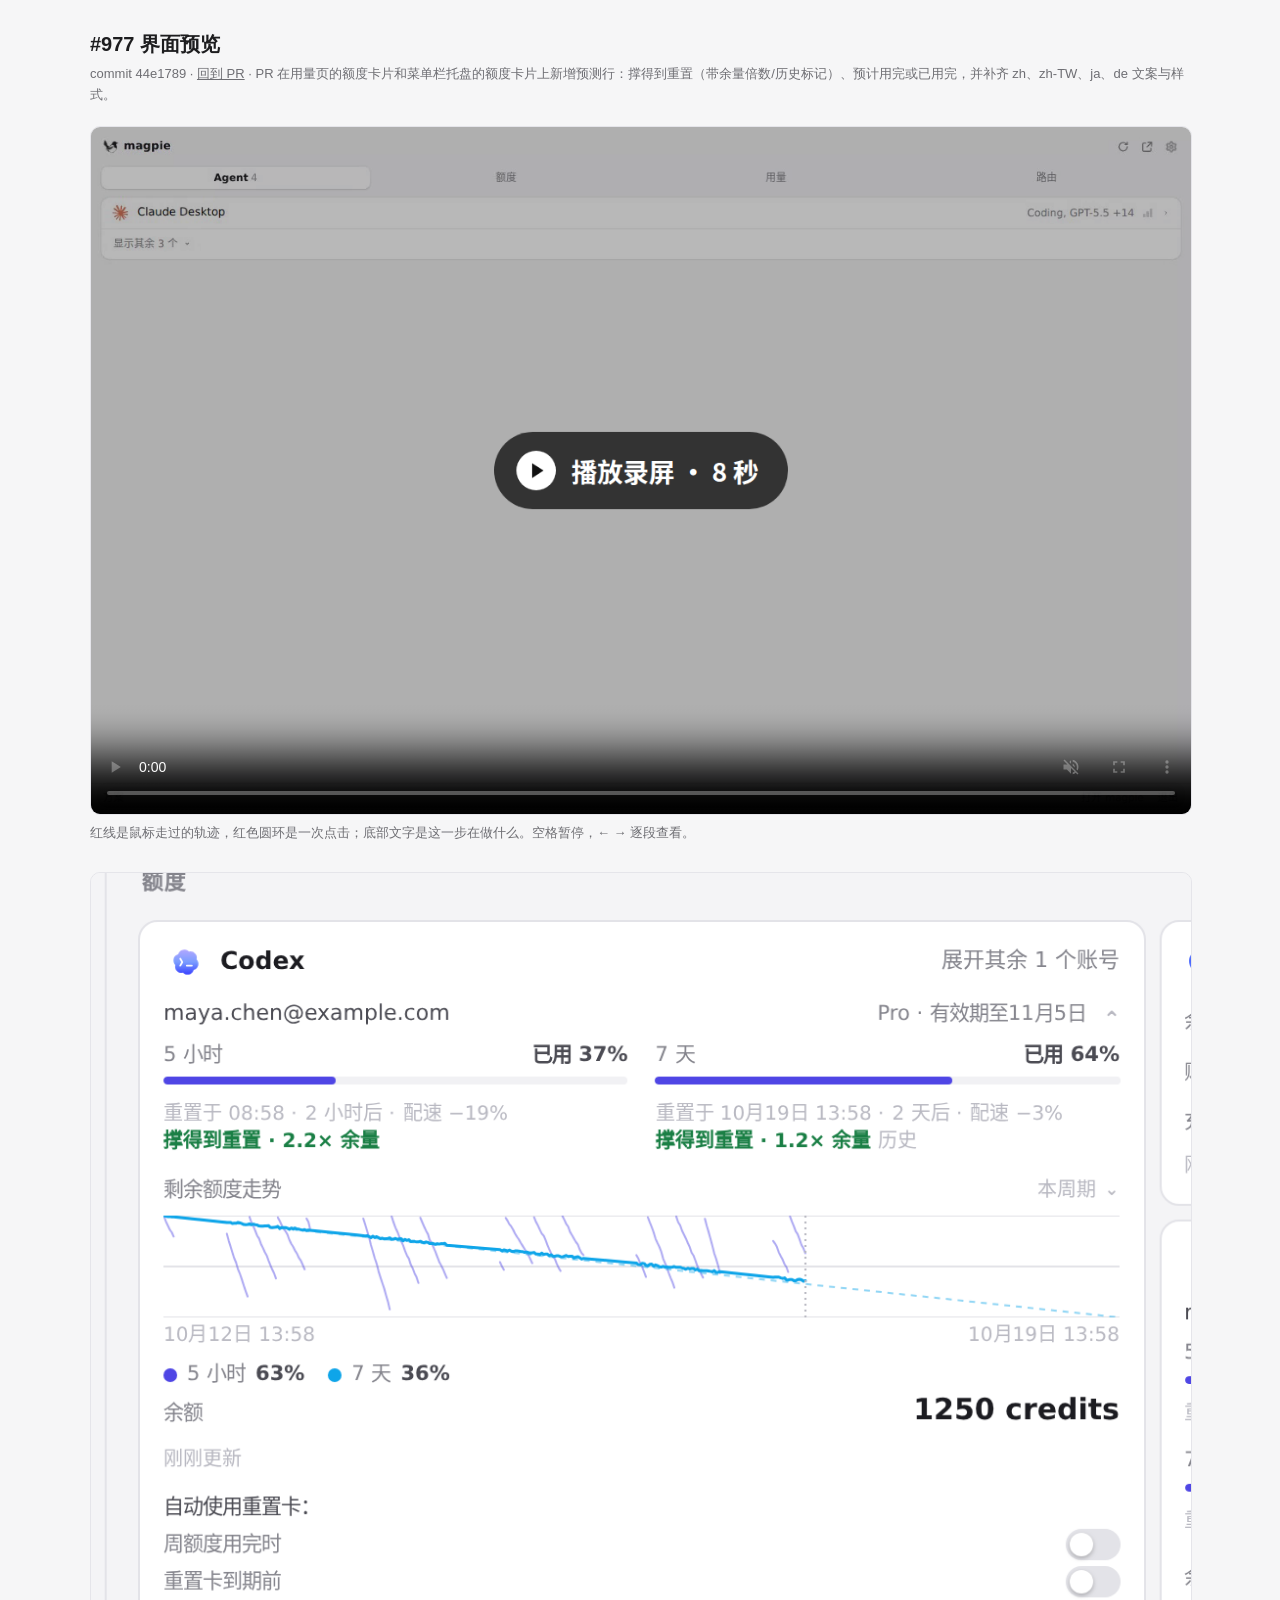
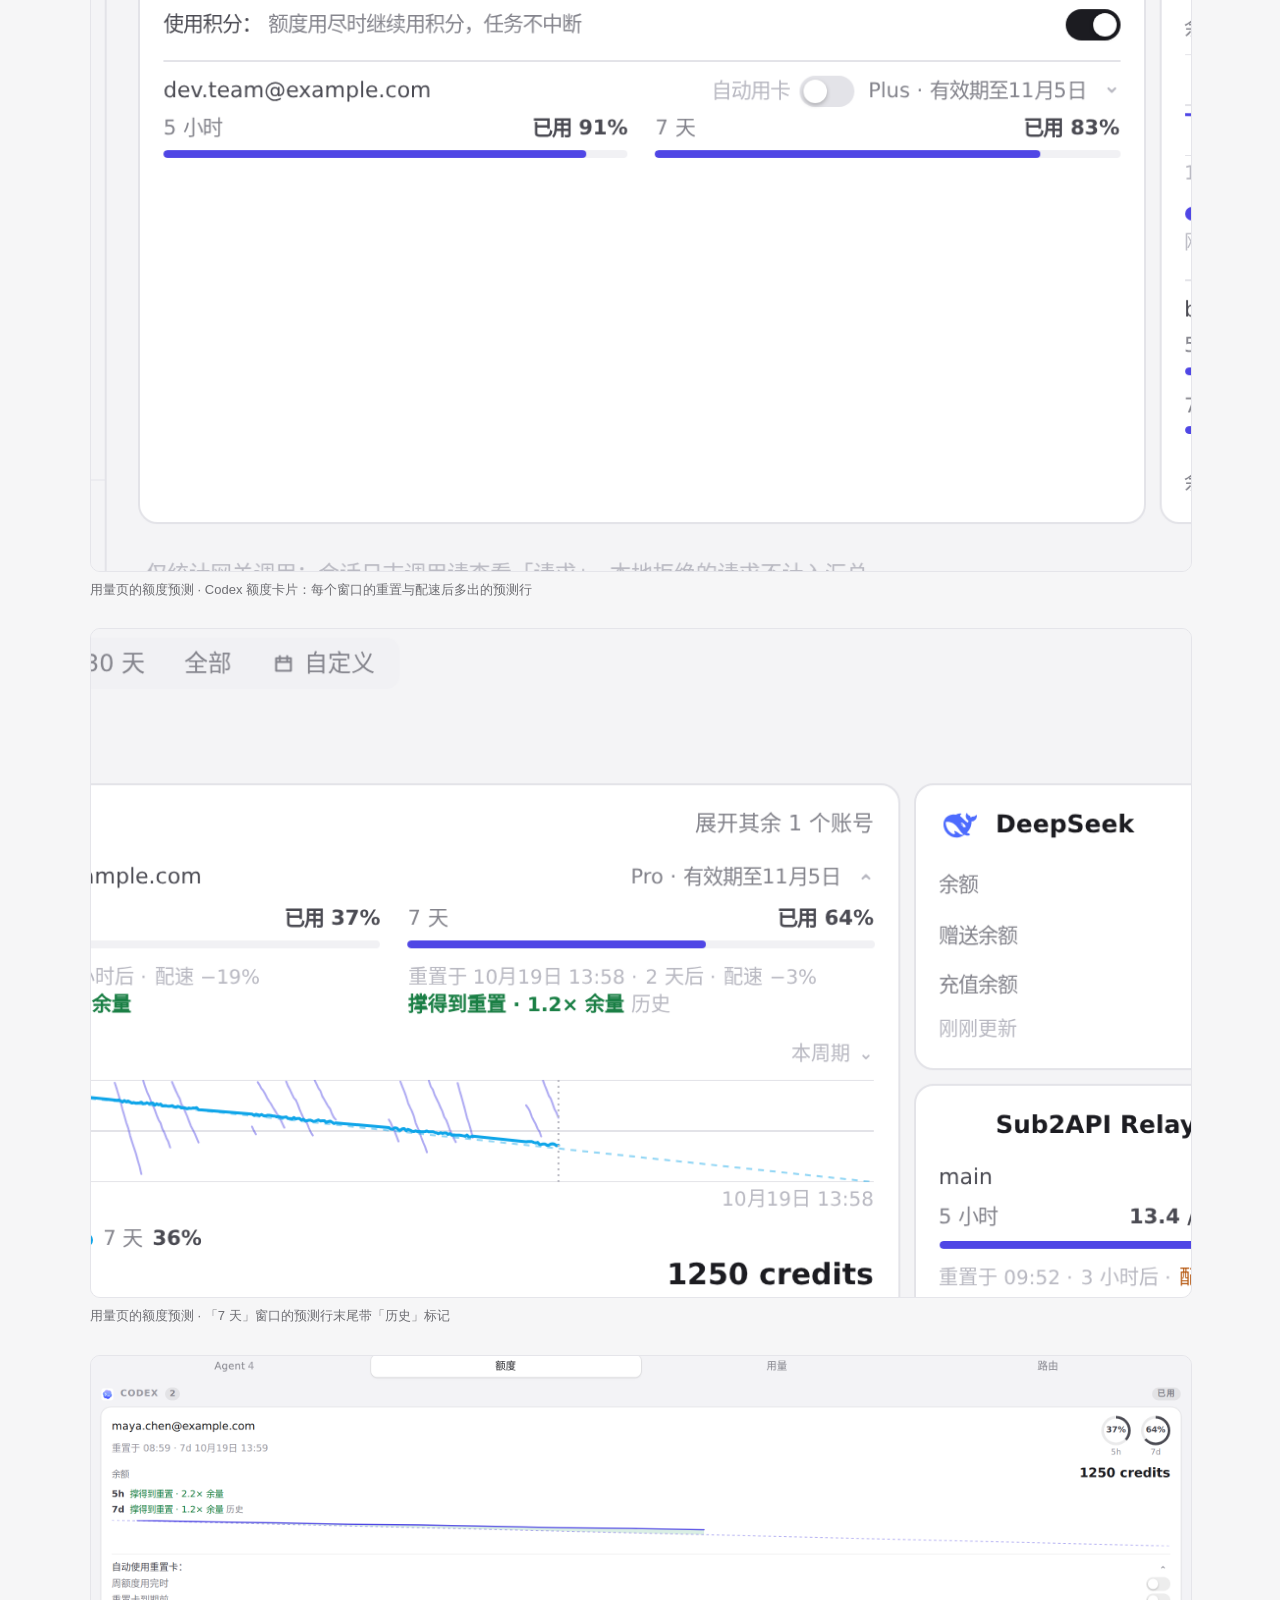
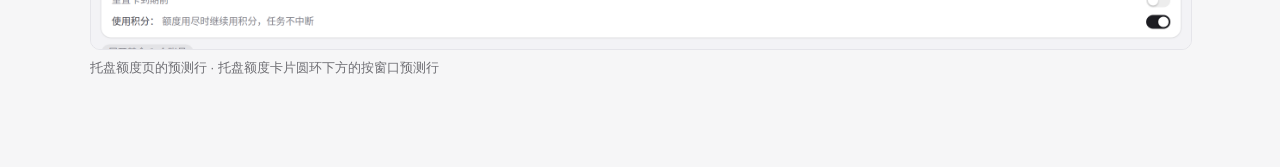
<file: pr-977/44e1789/index.html>
<!doctype html><html lang="zh"><meta charset="utf-8"><meta name="viewport" content="width=device-width,initial-scale=1">
<title>#977 界面预览 · 44e1789</title>
<style>:root{color-scheme:light dark;--bg:#f6f6f7;--fg:#1d1d1f;--muted:#6e6e73;--card:#fff;--line:#e5e5ea}
@media (prefers-color-scheme:dark){:root{--bg:#111113;--fg:#f2f2f4;--muted:#9a9aa0;--card:#1c1c1f;--line:#2c2c30}}
body{margin:0;background:var(--bg);color:var(--fg);font:15px/1.6 -apple-system,"Segoe UI","PingFang SC","Noto Sans CJK SC",sans-serif}
main{max-width:1100px;margin:0 auto;padding:28px 16px 60px}h1{font-size:20px;margin:0 0 4px}.m{color:var(--muted);font-size:13px;margin:0 0 20px}
video,img{display:block;width:100%;border-radius:10px;border:1px solid var(--line);background:var(--card)}figure{margin:0 0 28px}figcaption{color:var(--muted);font-size:13px;margin-top:8px}
a{color:inherit}</style>
<main><h1>#977 界面预览</h1><p class="m">commit 44e1789 · <a href="https://github.com/yetone/magpie/pull/977">回到 PR</a> · PR 在用量页的额度卡片和菜单栏托盘的额度卡片上新增预测行：撑得到重置（带余量倍数/历史标记）、预计用完或已用完，并补齐 zh、zh-TW、ja、de 文案与样式。</p>
<figure><video src="preview.mp4" controls autoplay muted playsinline poster="poster.png"></video><figcaption>红线是鼠标走过的轨迹，红色圆环是一次点击；底部文字是这一步在做什么。空格暂停，← → 逐段查看。</figcaption></figure>
<figure><img src="01-usage-verdict-card.png" alt="Codex 额度卡片：每个窗口的重置与配速后多出的预测行"><figcaption>用量页的额度预测 · Codex 额度卡片：每个窗口的重置与配速后多出的预测行</figcaption></figure>
<figure><img src="02-usage-history-verdict.png" alt="「7 天」窗口的预测行末尾带「历史」标记"><figcaption>用量页的额度预测 · 「7 天」窗口的预测行末尾带「历史」标记</figcaption></figure>
<figure><img src="03-panel-verdicts.png" alt="托盘额度卡片圆环下方的按窗口预测行"><figcaption>托盘额度页的预测行 · 托盘额度卡片圆环下方的按窗口预测行</figcaption></figure>
</main></html>
</file>
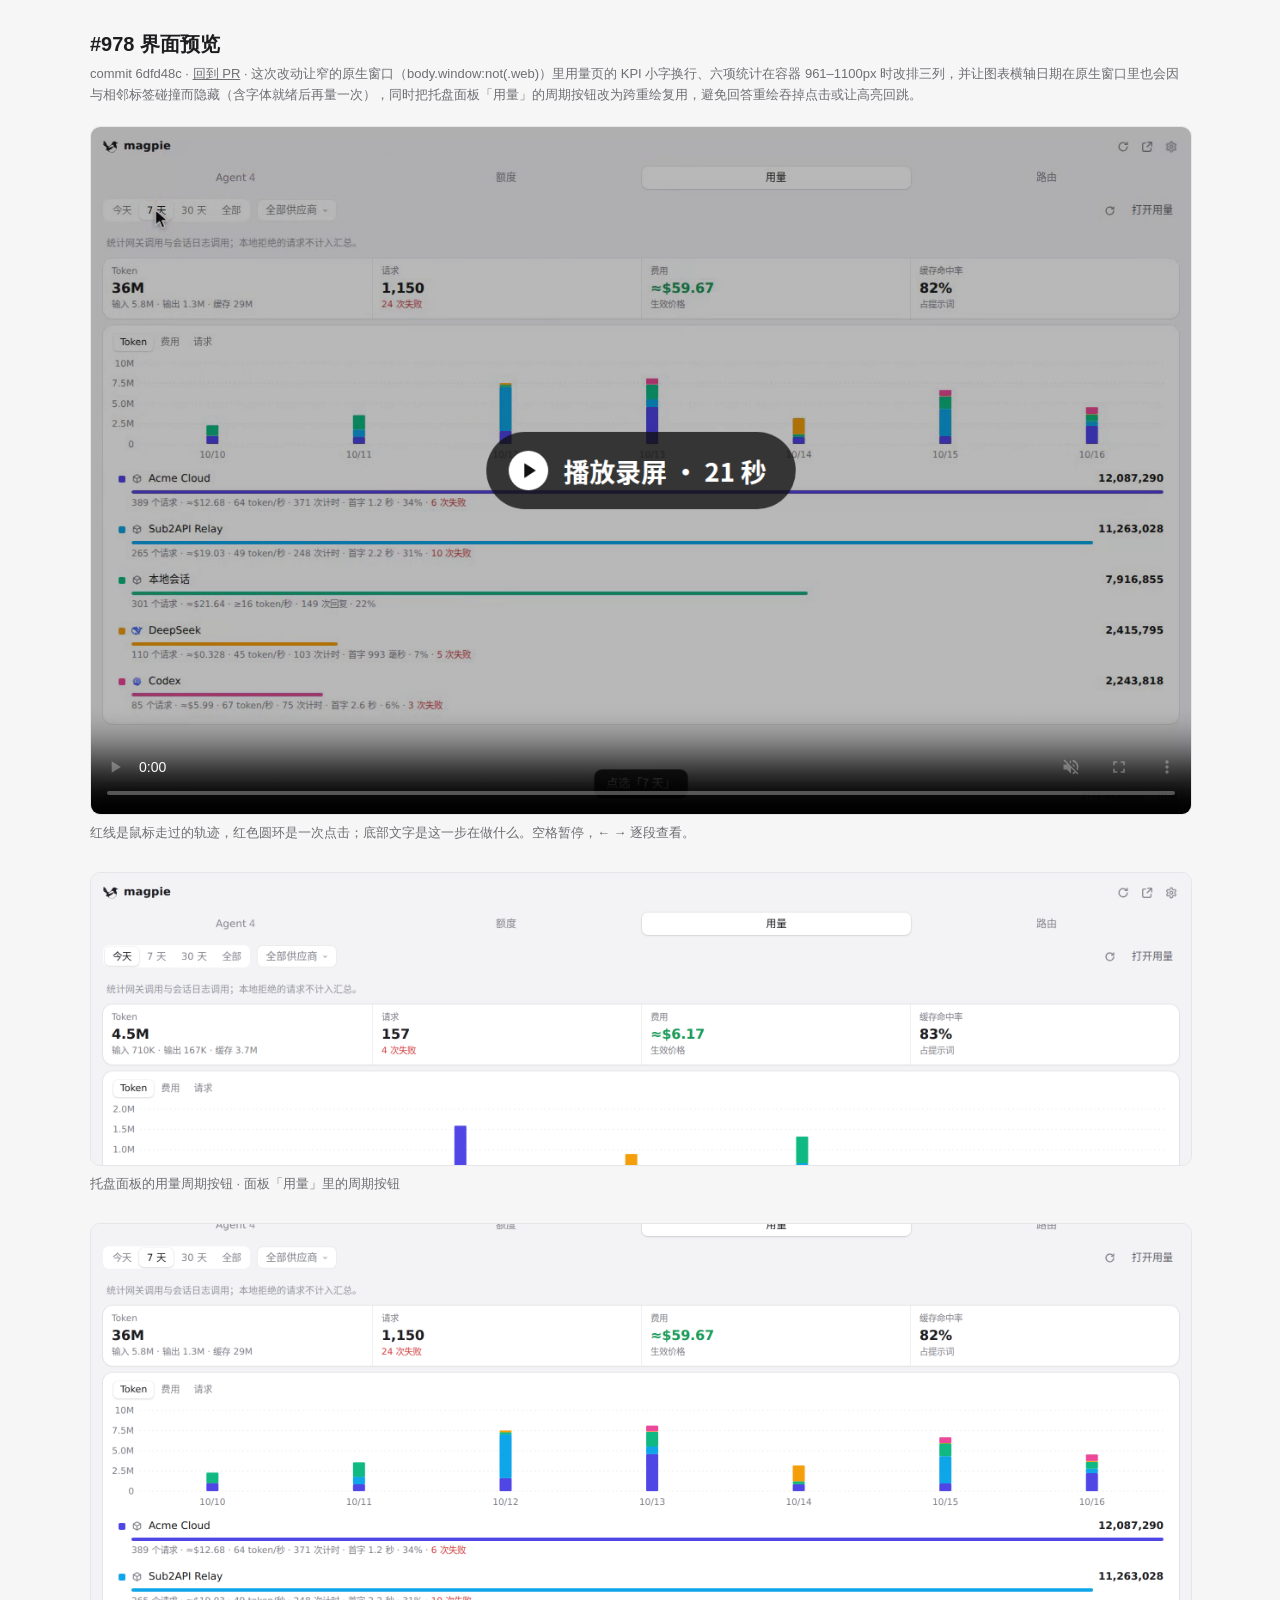
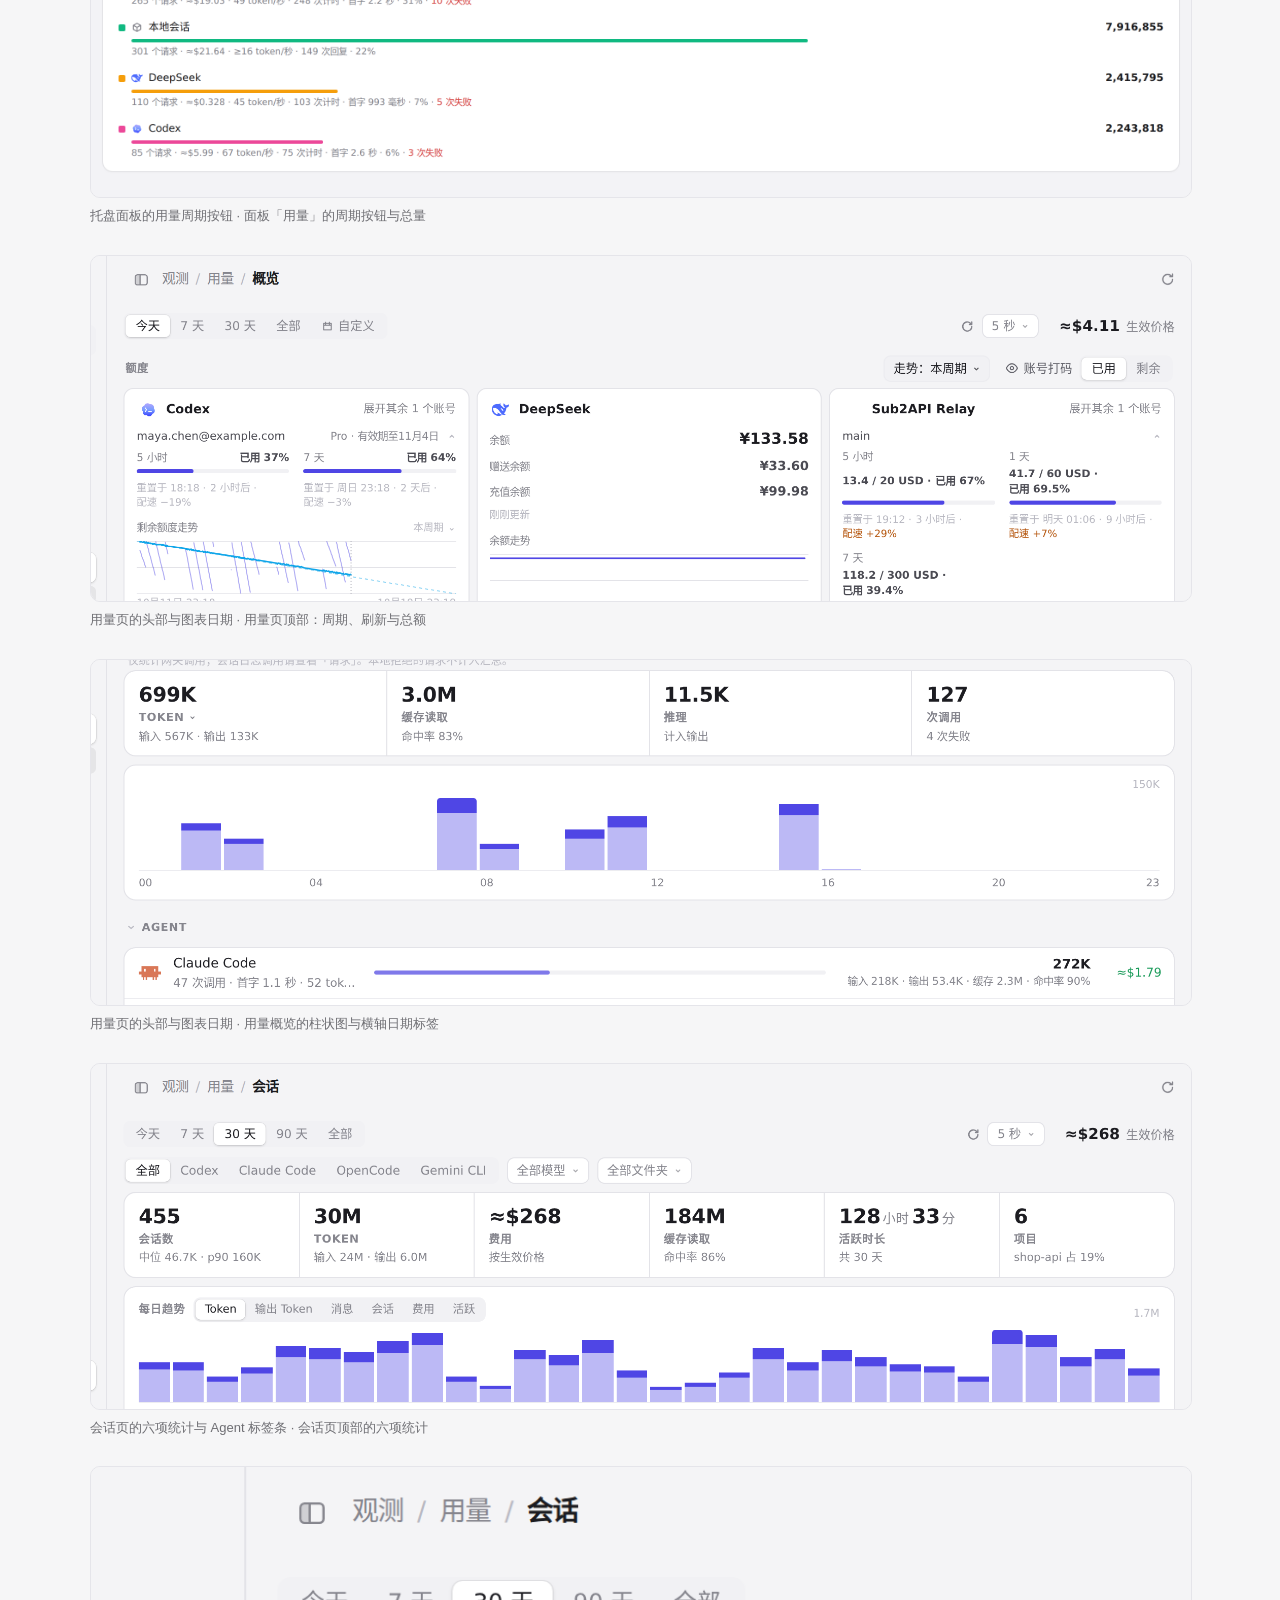
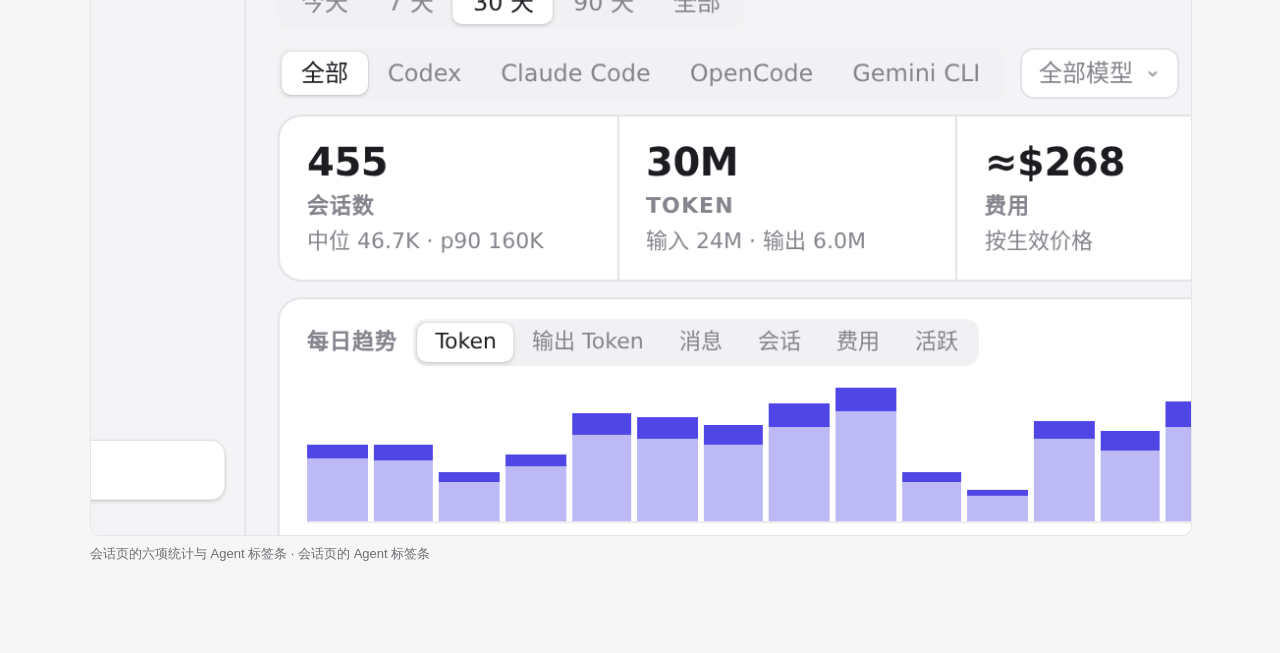
<file: pr-978/6dfd48c/index.html>
<!doctype html><html lang="zh"><meta charset="utf-8"><meta name="viewport" content="width=device-width,initial-scale=1">
<title>#978 界面预览 · 6dfd48c</title>
<style>:root{color-scheme:light dark;--bg:#f6f6f7;--fg:#1d1d1f;--muted:#6e6e73;--card:#fff;--line:#e5e5ea}
@media (prefers-color-scheme:dark){:root{--bg:#111113;--fg:#f2f2f4;--muted:#9a9aa0;--card:#1c1c1f;--line:#2c2c30}}
body{margin:0;background:var(--bg);color:var(--fg);font:15px/1.6 -apple-system,"Segoe UI","PingFang SC","Noto Sans CJK SC",sans-serif}
main{max-width:1100px;margin:0 auto;padding:28px 16px 60px}h1{font-size:20px;margin:0 0 4px}.m{color:var(--muted);font-size:13px;margin:0 0 20px}
video,img{display:block;width:100%;border-radius:10px;border:1px solid var(--line);background:var(--card)}figure{margin:0 0 28px}figcaption{color:var(--muted);font-size:13px;margin-top:8px}
a{color:inherit}</style>
<main><h1>#978 界面预览</h1><p class="m">commit 6dfd48c · <a href="https://github.com/yetone/magpie/pull/978">回到 PR</a> · 这次改动让窄的原生窗口（body.window:not(.web)）里用量页的 KPI 小字换行、六项统计在容器 961–1100px 时改排三列，并让图表横轴日期在原生窗口里也会因与相邻标签碰撞而隐藏（含字体就绪后再量一次），同时把托盘面板「用量」的周期按钮改为跨重绘复用，避免回答重绘吞掉点击或让高亮回跳。</p>
<figure><video src="preview.mp4" controls autoplay muted playsinline poster="poster.png"></video><figcaption>红线是鼠标走过的轨迹，红色圆环是一次点击；底部文字是这一步在做什么。空格暂停，← → 逐段查看。</figcaption></figure>
<figure><img src="01-panel-usage-period.png" alt="面板「用量」里的周期按钮"><figcaption>托盘面板的用量周期按钮 · 面板「用量」里的周期按钮</figcaption></figure>
<figure><img src="02-panel-usage-7d.png" alt="面板「用量」的周期按钮与总量"><figcaption>托盘面板的用量周期按钮 · 面板「用量」的周期按钮与总量</figcaption></figure>
<figure><img src="03-usage-head.png" alt="用量页顶部：周期、刷新与总额"><figcaption>用量页的头部与图表日期 · 用量页顶部：周期、刷新与总额</figcaption></figure>
<figure><img src="04-usage-chart.png" alt="用量概览的柱状图与横轴日期标签"><figcaption>用量页的头部与图表日期 · 用量概览的柱状图与横轴日期标签</figcaption></figure>
<figure><img src="05-sessions-kpis.png" alt="会话页顶部的六项统计"><figcaption>会话页的六项统计与 Agent 标签条 · 会话页顶部的六项统计</figcaption></figure>
<figure><img src="06-sessions-agents.png" alt="会话页的 Agent 标签条"><figcaption>会话页的六项统计与 Agent 标签条 · 会话页的 Agent 标签条</figcaption></figure>
</main></html>
</file>
